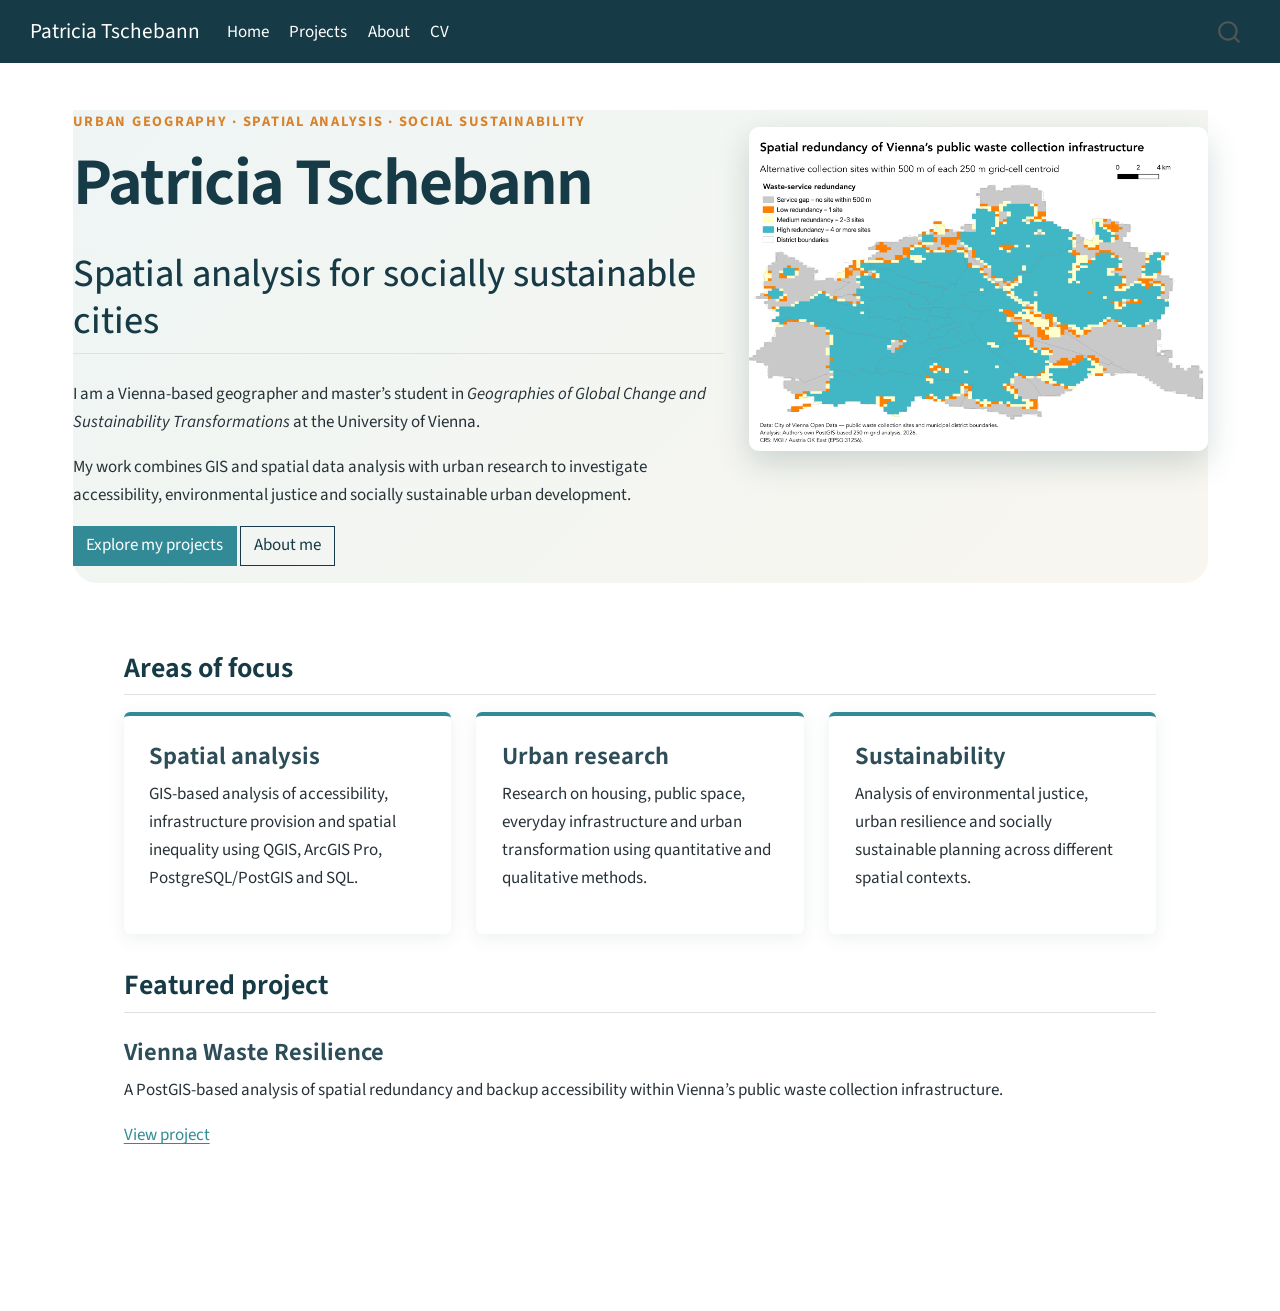
<file: index.html>
<!DOCTYPE html>
<html xmlns="http://www.w3.org/1999/xhtml" lang="en" xml:lang="en"><head>

<meta charset="utf-8">
<meta name="generator" content="quarto-1.10.18">

<meta name="viewport" content="width=device-width, initial-scale=1.0, user-scalable=yes">


<title>Patricia Tschebann</title>
<style>
/* Default styles provided by pandoc.
** See https://pandoc.org/MANUAL.html#variables-for-html for config info.
*/
span.smallcaps{font-variant: small-caps;}
div.columns{display: flex; gap: 1.5em;}
div.column{flex: auto;}
@media screen {
div.columns{gap: min(4vw, 1.5em);}
div.column{overflow-x: auto;}
}
div.hanging-indent{margin-left: 1.5em; text-indent: -1.5em;}
ul.task-list{list-style: none;}
ul.task-list li input[type="checkbox"] {
  width: 0.8em;
  margin: 0 0.8em 0.2em -1em; /* quarto-specific, see https://github.com/quarto-dev/quarto-cli/issues/4556 */ 
  vertical-align: middle;
}
</style>


<script src="site_libs/quarto-nav/quarto-nav.js"></script>
<script src="site_libs/quarto-nav/headroom.min.js"></script>
<script src="site_libs/clipboard/clipboard.min.js"></script>
<script src="site_libs/quarto-search/autocomplete.umd.js"></script>
<script src="site_libs/quarto-search/fuse.min.js"></script>
<script src="site_libs/quarto-search/quarto-search.js"></script>
<meta name="quarto:offset" content="./">
<script src="site_libs/quarto-html/quarto.js" type="module"></script>
<script src="site_libs/quarto-html/tabsets/tabsets.js" type="module"></script>
<script src="site_libs/quarto-html/popper.min.js"></script>
<script src="site_libs/quarto-html/tippy.umd.min.js"></script>
<script src="site_libs/quarto-html/anchor.min.js"></script>
<link href="site_libs/quarto-html/tippy.css" rel="stylesheet">
<link href="site_libs/quarto-html/quarto-syntax-highlighting-64a204ab8560d761af7679ceaba22944.css" rel="stylesheet" id="quarto-text-highlighting-styles">
<script src="site_libs/bootstrap/bootstrap.min.js"></script>
<link href="site_libs/bootstrap/bootstrap-icons.css" rel="stylesheet">
<link href="site_libs/bootstrap/bootstrap-445b8638c3d06994fee0907d791121c4.min.css" rel="stylesheet" append-hash="true" id="quarto-bootstrap" data-mode="light">
<script id="quarto-search-options" type="application/json">{
  "location": "navbar",
  "copy-button": false,
  "collapse-after": 3,
  "panel-placement": "end",
  "type": "overlay",
  "limit": 50,
  "keyboard-shortcut": [
    "f",
    "/",
    "s"
  ],
  "show-item-context": false,
  "language": {
    "search-no-results-text": "No results",
    "search-matching-documents-text": "matching documents",
    "search-copy-link-title": "Copy link to search",
    "search-hide-matches-text": "Hide additional matches",
    "search-more-match-text": "more match in this document",
    "search-more-matches-text": "more matches in this document",
    "search-clear-button-title": "Clear",
    "search-text-placeholder": "",
    "search-detached-cancel-button-title": "Cancel",
    "search-submit-button-title": "Submit",
    "search-label": "Search"
  }
}</script>


<link rel="stylesheet" href="styles.css">
</head>

<body class="nav-fixed quarto-light">

<div id="quarto-search-results"></div>
  <header id="quarto-header" class="headroom fixed-top">
    <nav class="navbar navbar-expand-lg " data-bs-theme="dark">
      <div class="navbar-container container-fluid">
      <div class="navbar-brand-container mx-auto">
    <a class="navbar-brand" href="./index.html">
    <span class="navbar-title">Patricia Tschebann</span>
    </a>
  </div>
            <div id="quarto-search" class="" title="Search"></div>
          <button class="navbar-toggler" type="button" data-bs-toggle="collapse" data-bs-target="#navbarCollapse" aria-controls="navbarCollapse" role="menu" aria-expanded="false" aria-label="Toggle navigation" onclick="if (window.quartoToggleHeadroom) { window.quartoToggleHeadroom(); }">
  <span class="navbar-toggler-icon"></span>
</button>
          <div class="collapse navbar-collapse" id="navbarCollapse">
            <ul class="navbar-nav navbar-nav-scroll me-auto">
  <li class="nav-item">
    <a class="nav-link active" href="./index.html" aria-current="page"> 
<span class="menu-text">Home</span></a>
  </li>  
  <li class="nav-item">
    <a class="nav-link" href="./projects.html"> 
<span class="menu-text">Projects</span></a>
  </li>  
  <li class="nav-item">
    <a class="nav-link" href="./about.html"> 
<span class="menu-text">About</span></a>
  </li>  
  <li class="nav-item">
    <a class="nav-link" href="./cv.html"> 
<span class="menu-text">CV</span></a>
  </li>  
</ul>
          </div> <!-- /navcollapse -->
            <div class="quarto-navbar-tools">
</div>
      </div> <!-- /container-fluid -->
    </nav>
</header>
<!-- content -->
<div id="quarto-content" class="quarto-container page-columns page-rows-contents page-layout-full page-navbar">
<!-- sidebar -->
<!-- margin-sidebar -->
    
<!-- main -->
<main class="content column-page" id="quarto-document-content"><header id="title-block-header" class="quarto-title-block"></header>




<div class="hero-section">
<div class="grid">
<div class="g-col-12 g-col-md-7">
<p class="eyebrow">
Urban geography · Spatial analysis · Social sustainability
</p>
<section id="patricia-tschebann" class="level1">
<h1>Patricia Tschebann</h1>
<section id="spatial-analysis-for-socially-sustainable-cities" class="level2">
<h2 class="anchored" data-anchor-id="spatial-analysis-for-socially-sustainable-cities">Spatial analysis for socially sustainable cities</h2>
<p>I am a Vienna-based geographer and master’s student in <em>Geographies of Global Change and Sustainability Transformations</em> at the University of Vienna.</p>
<p>My work combines GIS and spatial data analysis with urban research to investigate accessibility, environmental justice and socially sustainable urban development.</p>
<p><a href="./projects.html" class="btn btn-primary">Explore my projects</a> <a href="./about.html" class="btn btn-outline-secondary">About me</a></p>
</section>
</section>
</div>
<div class="g-col-12 g-col-md-5">
<p><a href="./projects/vienna-waste-resilience.html"><img src="images/waste-resilience/waste-redundancy-vienna.png" class="hero-map img-fluid" alt="Map showing spatial redundancy of Vienna's public waste collection infrastructure."></a></p>
</div>
</div>
</div>
<div class="content-section">
<section id="areas-of-focus" class="level2">
<h2 class="anchored" data-anchor-id="areas-of-focus">Areas of focus</h2>
<div class="grid">
<section id="spatial-analysis" class="level3 g-col-12 g-col-md-4 focus-card">
<h3 class="anchored" data-anchor-id="spatial-analysis">Spatial analysis</h3>
<p>GIS-based analysis of accessibility, infrastructure provision and spatial inequality using QGIS, ArcGIS Pro, PostgreSQL/PostGIS and SQL.</p>
</section>
<section id="urban-research" class="level3 g-col-12 g-col-md-4 focus-card">
<h3 class="anchored" data-anchor-id="urban-research">Urban research</h3>
<p>Research on housing, public space, everyday infrastructure and urban transformation using quantitative and qualitative methods.</p>
</section>
<section id="sustainability" class="level3 g-col-12 g-col-md-4 focus-card">
<h3 class="anchored" data-anchor-id="sustainability">Sustainability</h3>
<p>Analysis of environmental justice, urban resilience and socially sustainable planning across different spatial contexts.</p>
</section>
</div>
</section>
<section id="featured-project" class="level2">
<h2 class="anchored" data-anchor-id="featured-project">Featured project</h2>
<section id="vienna-waste-resilience" class="level3">
<h3 class="anchored" data-anchor-id="vienna-waste-resilience">Vienna Waste Resilience</h3>
<p>A PostGIS-based analysis of spatial redundancy and backup accessibility within Vienna’s public waste collection infrastructure.</p>
<p><a href="./projects/vienna-waste-resilience.html">View project</a></p>
</section>
</section>
</div>



</main> <!-- /main -->
<script id="quarto-html-after-body" type="application/javascript">
  window.document.addEventListener("DOMContentLoaded", function (event) {
    const icon = "";
    const anchorJS = new window.AnchorJS();
    anchorJS.options = {
      placement: 'right',
      icon: icon
    };
    anchorJS.add('.anchored');
    const isCodeAnnotation = (el) => {
      for (const clz of el.classList) {
        if (clz.startsWith('code-annotation-')) {                     
          return true;
        }
      }
      return false;
    }
    const onCopySuccess = function(e) {
      // button target
      const button = e.trigger;
      // don't keep focus
      button.blur();
      // flash "checked"
      button.classList.add('code-copy-button-checked');
      var currentTitle = button.getAttribute("title");
      button.setAttribute("title", "Copied!");
      let tooltip;
      if (window.bootstrap) {
        button.setAttribute("data-bs-toggle", "tooltip");
        button.setAttribute("data-bs-placement", "left");
        button.setAttribute("data-bs-title", "Copied!");
        tooltip = new bootstrap.Tooltip(button, 
          { trigger: "manual", 
            customClass: "code-copy-button-tooltip",
            offset: [0, -8]});
        tooltip.show();    
      }
      setTimeout(function() {
        if (tooltip) {
          tooltip.hide();
          button.removeAttribute("data-bs-title");
          button.removeAttribute("data-bs-toggle");
          button.removeAttribute("data-bs-placement");
        }
        button.setAttribute("title", currentTitle);
        button.classList.remove('code-copy-button-checked');
      }, 1000);
      // clear code selection
      e.clearSelection();
    }
    const getTextToCopy = function(trigger) {
      const outerScaffold = trigger.parentElement.cloneNode(true);
      const codeEl = outerScaffold.querySelector('code');
      for (const childEl of codeEl.children) {
        if (isCodeAnnotation(childEl)) {
          childEl.remove();
        }
      }
      return codeEl.innerText;
    }
    const clipboard = new window.ClipboardJS('.code-copy-button:not([data-in-quarto-modal])', {
      text: getTextToCopy
    });
    clipboard.on('success', onCopySuccess);
    if (window.document.getElementById('quarto-embedded-source-code-modal')) {
      const clipboardModal = new window.ClipboardJS('.code-copy-button[data-in-quarto-modal]', {
        text: getTextToCopy,
        container: window.document.getElementById('quarto-embedded-source-code-modal')
      });
      clipboardModal.on('success', onCopySuccess);
    }
      var localhostRegex = new RegExp(/^(?:http|https):\/\/localhost\:?[0-9]*\//);
      var mailtoRegex = new RegExp(/^mailto:/);
        var filterRegex = new RegExp("https:\/\/ptschebann\.github\.io\/");
      var isInternal = (href) => {
          return filterRegex.test(href) || localhostRegex.test(href) || mailtoRegex.test(href);
      }
      // Inspect non-navigation links and adorn them if external
     var links = window.document.querySelectorAll('a[href]:not(.nav-link):not(.navbar-brand):not(.toc-action):not(.sidebar-link):not(.sidebar-item-toggle):not(.pagination-link):not(.no-external):not([aria-hidden]):not(.dropdown-item):not(.quarto-navigation-tool):not(.about-link)');
      for (var i=0; i<links.length; i++) {
        const link = links[i];
        if (!isInternal(link.href)) {
          // undo the damage that might have been done by quarto-nav.js in the case of
          // links that we want to consider external
          if (link.dataset.originalHref !== undefined) {
            link.href = link.dataset.originalHref;
          }
        }
      }
    function tippyHover(el, contentFn, onTriggerFn, onUntriggerFn) {
      const config = {
        allowHTML: true,
        maxWidth: 500,
        delay: 100,
        arrow: false,
        appendTo: function(el) {
            return el.parentElement;
        },
        interactive: true,
        interactiveBorder: 10,
        theme: 'quarto',
        placement: 'bottom-start',
      };
      if (contentFn) {
        config.content = contentFn;
      }
      if (onTriggerFn) {
        config.onTrigger = onTriggerFn;
      }
      if (onUntriggerFn) {
        config.onUntrigger = onUntriggerFn;
      }
      window.tippy(el, config); 
    }
    const noterefs = window.document.querySelectorAll('a[role="doc-noteref"]');
    for (var i=0; i<noterefs.length; i++) {
      const ref = noterefs[i];
      tippyHover(ref, function() {
        // use id or data attribute instead here
        let href = ref.getAttribute('data-footnote-href') || ref.getAttribute('href');
        try { href = new URL(href).hash; } catch {}
        const id = href.replace(/^#\/?/, "");
        const note = window.document.getElementById(id);
        if (note) {
          return note.innerHTML;
        } else {
          return "";
        }
      });
    }
    const xrefs = window.document.querySelectorAll('a.quarto-xref');
    const processXRef = (id, note) => {
      // Strip column container classes
      const stripColumnClz = (el) => {
        el.classList.remove("page-full", "page-columns");
        if (el.children) {
          for (const child of el.children) {
            stripColumnClz(child);
          }
        }
      }
      stripColumnClz(note)
      if (id === null || id.startsWith('sec-')) {
        // Special case sections, only their first couple elements
        const container = document.createElement("div");
        if (note.children && note.children.length > 2) {
          container.appendChild(note.children[0].cloneNode(true));
          for (let i = 1; i < note.children.length; i++) {
            const child = note.children[i];
            if (child.tagName === "P" && child.innerText === "") {
              continue;
            } else {
              container.appendChild(child.cloneNode(true));
              break;
            }
          }
          if (window.Quarto?.typesetMath) {
            window.Quarto.typesetMath(container);
          }
          return container.innerHTML
        } else {
          if (window.Quarto?.typesetMath) {
            window.Quarto.typesetMath(note);
          }
          return note.innerHTML;
        }
      } else {
        // Remove any anchor links if they are present
        const anchorLink = note.querySelector('a.anchorjs-link');
        if (anchorLink) {
          anchorLink.remove();
        }
        if (window.Quarto?.typesetMath) {
          window.Quarto.typesetMath(note);
        }
        if (note.classList.contains("callout")) {
          return note.outerHTML;
        } else {
          return note.innerHTML;
        }
      }
    }
    for (var i=0; i<xrefs.length; i++) {
      const xref = xrefs[i];
      tippyHover(xref, undefined, function(instance) {
        instance.disable();
        let url = xref.getAttribute('href');
        let hash = undefined; 
        if (url.startsWith('#')) {
          hash = url;
        } else {
          try { hash = new URL(url).hash; } catch {}
        }
        if (hash) {
          const id = hash.replace(/^#\/?/, "");
          const note = window.document.getElementById(id);
          if (note !== null) {
            try {
              const html = processXRef(id, note.cloneNode(true));
              instance.setContent(html);
            } finally {
              instance.enable();
              instance.show();
            }
          } else {
            // See if we can fetch this
            fetch(url.split('#')[0])
            .then(res => res.text())
            .then(html => {
              const parser = new DOMParser();
              const htmlDoc = parser.parseFromString(html, "text/html");
              const note = htmlDoc.getElementById(id);
              if (note !== null) {
                const html = processXRef(id, note);
                instance.setContent(html);
              } 
            }).finally(() => {
              instance.enable();
              instance.show();
            });
          }
        } else {
          // See if we can fetch a full url (with no hash to target)
          // This is a special case and we should probably do some content thinning / targeting
          fetch(url)
          .then(res => res.text())
          .then(html => {
            const parser = new DOMParser();
            const htmlDoc = parser.parseFromString(html, "text/html");
            const note = htmlDoc.querySelector('main.content');
            if (note !== null) {
              // This should only happen for chapter cross references
              // (since there is no id in the URL)
              // remove the first header
              if (note.children.length > 0 && note.children[0].tagName === "HEADER") {
                note.children[0].remove();
              }
              const html = processXRef(null, note);
              instance.setContent(html);
            } 
          }).finally(() => {
            instance.enable();
            instance.show();
          });
        }
      }, function(instance) {
      });
    }
        let selectedAnnoteEl;
        const selectorForAnnotation = ( cell, annotation) => {
          let cellAttr = 'data-code-cell="' + cell + '"';
          let lineAttr = 'data-code-annotation="' +  annotation + '"';
          const selector = 'span[' + cellAttr + '][' + lineAttr + ']';
          return selector;
        }
        const selectCodeLines = (annoteEl) => {
          const doc = window.document;
          const targetCell = annoteEl.getAttribute("data-target-cell");
          const targetAnnotation = annoteEl.getAttribute("data-target-annotation");
          const annoteSpan = window.document.querySelector(selectorForAnnotation(targetCell, targetAnnotation));
          const lines = annoteSpan.getAttribute("data-code-lines").split(",");
          const lineIds = lines.map((line) => {
            return targetCell + "-" + line;
          })
          let top = null;
          let height = null;
          let parent = null;
          if (lineIds.length > 0) {
              //compute the position of the single el (top and bottom and make a div)
              const el = window.document.getElementById(lineIds[0]);
              top = el.offsetTop;
              height = el.offsetHeight;
              parent = el.parentElement.parentElement;
            if (lineIds.length > 1) {
              const lastEl = window.document.getElementById(lineIds[lineIds.length - 1]);
              const bottom = lastEl.offsetTop + lastEl.offsetHeight;
              height = bottom - top;
            }
            if (top !== null && height !== null && parent !== null) {
              // cook up a div (if necessary) and position it 
              let div = window.document.getElementById("code-annotation-line-highlight");
              if (div === null) {
                div = window.document.createElement("div");
                div.setAttribute("id", "code-annotation-line-highlight");
                div.style.position = 'absolute';
                parent.appendChild(div);
              }
              div.style.top = top - 2 + "px";
              div.style.height = height + 4 + "px";
              div.style.left = 0;
              let gutterDiv = window.document.getElementById("code-annotation-line-highlight-gutter");
              if (gutterDiv === null) {
                gutterDiv = window.document.createElement("div");
                gutterDiv.setAttribute("id", "code-annotation-line-highlight-gutter");
                gutterDiv.style.position = 'absolute';
                const codeCell = window.document.getElementById(targetCell);
                const gutter = codeCell.querySelector('.code-annotation-gutter');
                gutter.appendChild(gutterDiv);
              }
              gutterDiv.style.top = top - 2 + "px";
              gutterDiv.style.height = height + 4 + "px";
            }
            selectedAnnoteEl = annoteEl;
          }
        };
        const unselectCodeLines = () => {
          const elementsIds = ["code-annotation-line-highlight", "code-annotation-line-highlight-gutter"];
          elementsIds.forEach((elId) => {
            const div = window.document.getElementById(elId);
            if (div) {
              div.remove();
            }
          });
          selectedAnnoteEl = undefined;
        };
          // Handle positioning of the toggle
      window.addEventListener(
        "resize",
        throttle(() => {
          elRect = undefined;
          if (selectedAnnoteEl) {
            selectCodeLines(selectedAnnoteEl);
          }
        }, 10)
      );
      function throttle(fn, ms) {
      let throttle = false;
      let timer;
        return (...args) => {
          if(!throttle) { // first call gets through
              fn.apply(this, args);
              throttle = true;
          } else { // all the others get throttled
              if(timer) clearTimeout(timer); // cancel #2
              timer = setTimeout(() => {
                fn.apply(this, args);
                timer = throttle = false;
              }, ms);
          }
        };
      }
        // Attach click handler to the DT
        const annoteDls = window.document.querySelectorAll('dt[data-target-cell]');
        for (const annoteDlNode of annoteDls) {
          annoteDlNode.addEventListener('click', (event) => {
            const clickedEl = event.target;
            if (clickedEl !== selectedAnnoteEl) {
              unselectCodeLines();
              const activeEl = window.document.querySelector('dt[data-target-cell].code-annotation-active');
              if (activeEl) {
                activeEl.classList.remove('code-annotation-active');
              }
              selectCodeLines(clickedEl);
              clickedEl.classList.add('code-annotation-active');
            } else {
              // Unselect the line
              unselectCodeLines();
              clickedEl.classList.remove('code-annotation-active');
            }
          });
        }
    const findCites = (el) => {
      const parentEl = el.parentElement;
      if (parentEl) {
        const cites = parentEl.dataset.cites;
        if (cites) {
          return {
            el,
            cites: cites.split(' ')
          };
        } else {
          return findCites(el.parentElement)
        }
      } else {
        return undefined;
      }
    };
    var bibliorefs = window.document.querySelectorAll('a[role="doc-biblioref"]');
    for (var i=0; i<bibliorefs.length; i++) {
      const ref = bibliorefs[i];
      const citeInfo = findCites(ref);
      if (citeInfo) {
        tippyHover(citeInfo.el, function() {
          var popup = window.document.createElement('div');
          citeInfo.cites.forEach(function(cite) {
            var citeDiv = window.document.createElement('div');
            citeDiv.classList.add('hanging-indent');
            citeDiv.classList.add('csl-entry');
            var biblioDiv = window.document.getElementById('ref-' + cite);
            if (biblioDiv) {
              citeDiv.innerHTML = biblioDiv.innerHTML;
            }
            popup.appendChild(citeDiv);
          });
          return popup.innerHTML;
        });
      }
    }
  });
  </script>
</div> <!-- /content -->




</body></html>
</file>
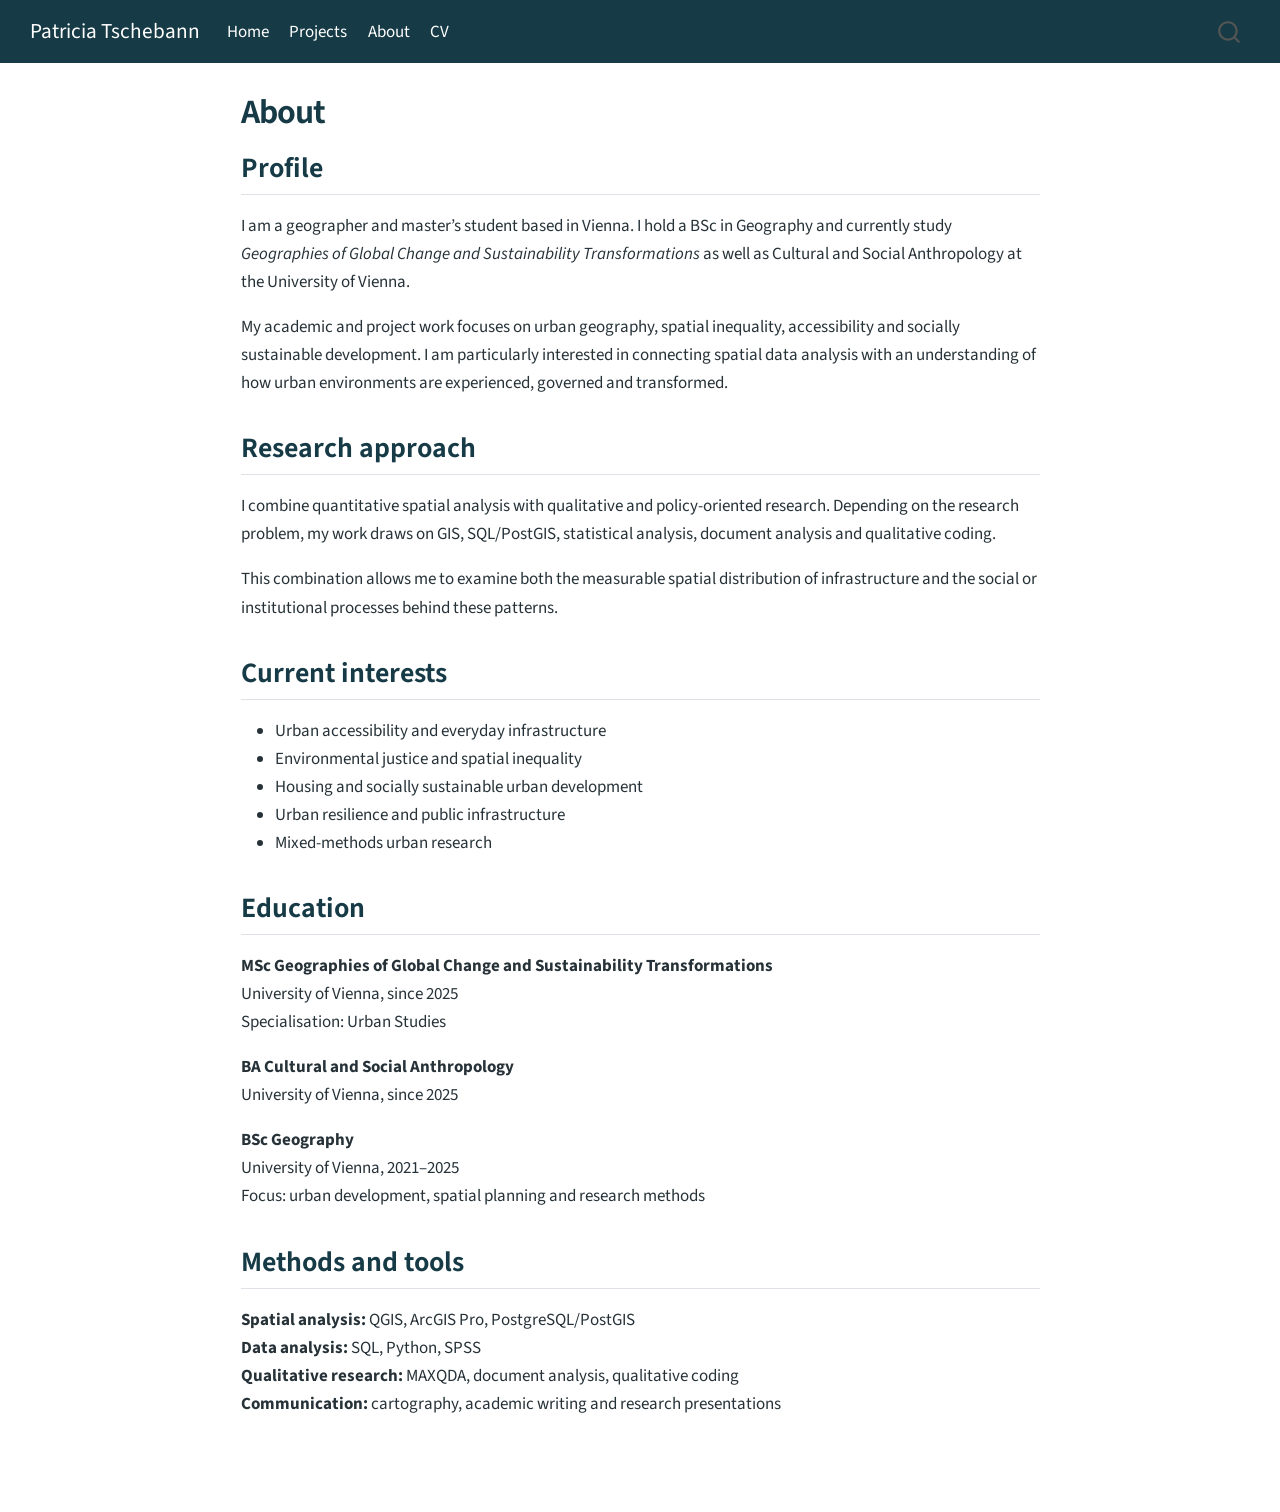
<file: about.html>
<!DOCTYPE html>
<html xmlns="http://www.w3.org/1999/xhtml" lang="en" xml:lang="en"><head>

<meta charset="utf-8">
<meta name="generator" content="quarto-1.10.18">

<meta name="viewport" content="width=device-width, initial-scale=1.0, user-scalable=yes">


<title>About – Patricia Tschebann</title>
<style>
/* Default styles provided by pandoc.
** See https://pandoc.org/MANUAL.html#variables-for-html for config info.
*/
span.smallcaps{font-variant: small-caps;}
div.columns{display: flex; gap: 1.5em;}
div.column{flex: auto;}
@media screen {
div.columns{gap: min(4vw, 1.5em);}
div.column{overflow-x: auto;}
}
div.hanging-indent{margin-left: 1.5em; text-indent: -1.5em;}
ul.task-list{list-style: none;}
ul.task-list li input[type="checkbox"] {
  width: 0.8em;
  margin: 0 0.8em 0.2em -1em; /* quarto-specific, see https://github.com/quarto-dev/quarto-cli/issues/4556 */ 
  vertical-align: middle;
}
</style>


<script src="site_libs/quarto-nav/quarto-nav.js"></script>
<script src="site_libs/quarto-nav/headroom.min.js"></script>
<script src="site_libs/clipboard/clipboard.min.js"></script>
<script src="site_libs/quarto-search/autocomplete.umd.js"></script>
<script src="site_libs/quarto-search/fuse.min.js"></script>
<script src="site_libs/quarto-search/quarto-search.js"></script>
<meta name="quarto:offset" content="./">
<script src="site_libs/quarto-html/quarto.js" type="module"></script>
<script src="site_libs/quarto-html/tabsets/tabsets.js" type="module"></script>
<script src="site_libs/quarto-html/popper.min.js"></script>
<script src="site_libs/quarto-html/tippy.umd.min.js"></script>
<script src="site_libs/quarto-html/anchor.min.js"></script>
<link href="site_libs/quarto-html/tippy.css" rel="stylesheet">
<link href="site_libs/quarto-html/quarto-syntax-highlighting-64a204ab8560d761af7679ceaba22944.css" rel="stylesheet" id="quarto-text-highlighting-styles">
<script src="site_libs/bootstrap/bootstrap.min.js"></script>
<link href="site_libs/bootstrap/bootstrap-icons.css" rel="stylesheet">
<link href="site_libs/bootstrap/bootstrap-445b8638c3d06994fee0907d791121c4.min.css" rel="stylesheet" append-hash="true" id="quarto-bootstrap" data-mode="light">
<script id="quarto-search-options" type="application/json">{
  "location": "navbar",
  "copy-button": false,
  "collapse-after": 3,
  "panel-placement": "end",
  "type": "overlay",
  "limit": 50,
  "keyboard-shortcut": [
    "f",
    "/",
    "s"
  ],
  "show-item-context": false,
  "language": {
    "search-no-results-text": "No results",
    "search-matching-documents-text": "matching documents",
    "search-copy-link-title": "Copy link to search",
    "search-hide-matches-text": "Hide additional matches",
    "search-more-match-text": "more match in this document",
    "search-more-matches-text": "more matches in this document",
    "search-clear-button-title": "Clear",
    "search-text-placeholder": "",
    "search-detached-cancel-button-title": "Cancel",
    "search-submit-button-title": "Submit",
    "search-label": "Search"
  }
}</script>


<link rel="stylesheet" href="styles.css">
</head>

<body class="nav-fixed fullcontent quarto-light">

<div id="quarto-search-results"></div>
  <header id="quarto-header" class="headroom fixed-top">
    <nav class="navbar navbar-expand-lg " data-bs-theme="dark">
      <div class="navbar-container container-fluid">
      <div class="navbar-brand-container mx-auto">
    <a class="navbar-brand" href="./index.html">
    <span class="navbar-title">Patricia Tschebann</span>
    </a>
  </div>
            <div id="quarto-search" class="" title="Search"></div>
          <button class="navbar-toggler" type="button" data-bs-toggle="collapse" data-bs-target="#navbarCollapse" aria-controls="navbarCollapse" role="menu" aria-expanded="false" aria-label="Toggle navigation" onclick="if (window.quartoToggleHeadroom) { window.quartoToggleHeadroom(); }">
  <span class="navbar-toggler-icon"></span>
</button>
          <div class="collapse navbar-collapse" id="navbarCollapse">
            <ul class="navbar-nav navbar-nav-scroll me-auto">
  <li class="nav-item">
    <a class="nav-link" href="./index.html"> 
<span class="menu-text">Home</span></a>
  </li>  
  <li class="nav-item">
    <a class="nav-link" href="./projects.html"> 
<span class="menu-text">Projects</span></a>
  </li>  
  <li class="nav-item">
    <a class="nav-link active" href="./about.html" aria-current="page"> 
<span class="menu-text">About</span></a>
  </li>  
  <li class="nav-item">
    <a class="nav-link" href="./cv.html"> 
<span class="menu-text">CV</span></a>
  </li>  
</ul>
          </div> <!-- /navcollapse -->
            <div class="quarto-navbar-tools">
</div>
      </div> <!-- /container-fluid -->
    </nav>
</header>
<!-- content -->
<div id="quarto-content" class="quarto-container page-columns page-rows-contents page-layout-article page-navbar">
<!-- sidebar -->
<!-- margin-sidebar -->
    
<!-- main -->
<main class="content" id="quarto-document-content">

<header id="title-block-header" class="quarto-title-block default">
<div class="quarto-title">
<h1 class="title">About</h1>
</div>



<div class="quarto-title-meta">

    
  
    
  </div>
  


</header>


<section id="profile" class="level2">
<h2 class="anchored" data-anchor-id="profile">Profile</h2>
<p>I am a geographer and master’s student based in Vienna. I hold a BSc in Geography and currently study <em>Geographies of Global Change and Sustainability Transformations</em> as well as Cultural and Social Anthropology at the University of Vienna.</p>
<p>My academic and project work focuses on urban geography, spatial inequality, accessibility and socially sustainable development. I am particularly interested in connecting spatial data analysis with an understanding of how urban environments are experienced, governed and transformed.</p>
</section>
<section id="research-approach" class="level2">
<h2 class="anchored" data-anchor-id="research-approach">Research approach</h2>
<p>I combine quantitative spatial analysis with qualitative and policy-oriented research. Depending on the research problem, my work draws on GIS, SQL/PostGIS, statistical analysis, document analysis and qualitative coding.</p>
<p>This combination allows me to examine both the measurable spatial distribution of infrastructure and the social or institutional processes behind these patterns.</p>
</section>
<section id="current-interests" class="level2">
<h2 class="anchored" data-anchor-id="current-interests">Current interests</h2>
<ul>
<li>Urban accessibility and everyday infrastructure</li>
<li>Environmental justice and spatial inequality</li>
<li>Housing and socially sustainable urban development</li>
<li>Urban resilience and public infrastructure</li>
<li>Mixed-methods urban research</li>
</ul>
</section>
<section id="education" class="level2">
<h2 class="anchored" data-anchor-id="education">Education</h2>
<p><strong>MSc Geographies of Global Change and Sustainability Transformations</strong><br>
University of Vienna, since 2025<br>
Specialisation: Urban Studies</p>
<p><strong>BA Cultural and Social Anthropology</strong><br>
University of Vienna, since 2025</p>
<p><strong>BSc Geography</strong><br>
University of Vienna, 2021–2025<br>
Focus: urban development, spatial planning and research methods</p>
</section>
<section id="methods-and-tools" class="level2">
<h2 class="anchored" data-anchor-id="methods-and-tools">Methods and tools</h2>
<p><strong>Spatial analysis:</strong> QGIS, ArcGIS Pro, PostgreSQL/PostGIS<br>
<strong>Data analysis:</strong> SQL, Python, SPSS<br>
<strong>Qualitative research:</strong> MAXQDA, document analysis, qualitative coding<br>
<strong>Communication:</strong> cartography, academic writing and research presentations</p>


</section>

</main> <!-- /main -->
<script id="quarto-html-after-body" type="application/javascript">
  window.document.addEventListener("DOMContentLoaded", function (event) {
    const icon = "";
    const anchorJS = new window.AnchorJS();
    anchorJS.options = {
      placement: 'right',
      icon: icon
    };
    anchorJS.add('.anchored');
    const isCodeAnnotation = (el) => {
      for (const clz of el.classList) {
        if (clz.startsWith('code-annotation-')) {                     
          return true;
        }
      }
      return false;
    }
    const onCopySuccess = function(e) {
      // button target
      const button = e.trigger;
      // don't keep focus
      button.blur();
      // flash "checked"
      button.classList.add('code-copy-button-checked');
      var currentTitle = button.getAttribute("title");
      button.setAttribute("title", "Copied!");
      let tooltip;
      if (window.bootstrap) {
        button.setAttribute("data-bs-toggle", "tooltip");
        button.setAttribute("data-bs-placement", "left");
        button.setAttribute("data-bs-title", "Copied!");
        tooltip = new bootstrap.Tooltip(button, 
          { trigger: "manual", 
            customClass: "code-copy-button-tooltip",
            offset: [0, -8]});
        tooltip.show();    
      }
      setTimeout(function() {
        if (tooltip) {
          tooltip.hide();
          button.removeAttribute("data-bs-title");
          button.removeAttribute("data-bs-toggle");
          button.removeAttribute("data-bs-placement");
        }
        button.setAttribute("title", currentTitle);
        button.classList.remove('code-copy-button-checked');
      }, 1000);
      // clear code selection
      e.clearSelection();
    }
    const getTextToCopy = function(trigger) {
      const outerScaffold = trigger.parentElement.cloneNode(true);
      const codeEl = outerScaffold.querySelector('code');
      for (const childEl of codeEl.children) {
        if (isCodeAnnotation(childEl)) {
          childEl.remove();
        }
      }
      return codeEl.innerText;
    }
    const clipboard = new window.ClipboardJS('.code-copy-button:not([data-in-quarto-modal])', {
      text: getTextToCopy
    });
    clipboard.on('success', onCopySuccess);
    if (window.document.getElementById('quarto-embedded-source-code-modal')) {
      const clipboardModal = new window.ClipboardJS('.code-copy-button[data-in-quarto-modal]', {
        text: getTextToCopy,
        container: window.document.getElementById('quarto-embedded-source-code-modal')
      });
      clipboardModal.on('success', onCopySuccess);
    }
      var localhostRegex = new RegExp(/^(?:http|https):\/\/localhost\:?[0-9]*\//);
      var mailtoRegex = new RegExp(/^mailto:/);
        var filterRegex = new RegExp("https:\/\/ptschebann\.github\.io\/");
      var isInternal = (href) => {
          return filterRegex.test(href) || localhostRegex.test(href) || mailtoRegex.test(href);
      }
      // Inspect non-navigation links and adorn them if external
     var links = window.document.querySelectorAll('a[href]:not(.nav-link):not(.navbar-brand):not(.toc-action):not(.sidebar-link):not(.sidebar-item-toggle):not(.pagination-link):not(.no-external):not([aria-hidden]):not(.dropdown-item):not(.quarto-navigation-tool):not(.about-link)');
      for (var i=0; i<links.length; i++) {
        const link = links[i];
        if (!isInternal(link.href)) {
          // undo the damage that might have been done by quarto-nav.js in the case of
          // links that we want to consider external
          if (link.dataset.originalHref !== undefined) {
            link.href = link.dataset.originalHref;
          }
        }
      }
    function tippyHover(el, contentFn, onTriggerFn, onUntriggerFn) {
      const config = {
        allowHTML: true,
        maxWidth: 500,
        delay: 100,
        arrow: false,
        appendTo: function(el) {
            return el.parentElement;
        },
        interactive: true,
        interactiveBorder: 10,
        theme: 'quarto',
        placement: 'bottom-start',
      };
      if (contentFn) {
        config.content = contentFn;
      }
      if (onTriggerFn) {
        config.onTrigger = onTriggerFn;
      }
      if (onUntriggerFn) {
        config.onUntrigger = onUntriggerFn;
      }
      window.tippy(el, config); 
    }
    const noterefs = window.document.querySelectorAll('a[role="doc-noteref"]');
    for (var i=0; i<noterefs.length; i++) {
      const ref = noterefs[i];
      tippyHover(ref, function() {
        // use id or data attribute instead here
        let href = ref.getAttribute('data-footnote-href') || ref.getAttribute('href');
        try { href = new URL(href).hash; } catch {}
        const id = href.replace(/^#\/?/, "");
        const note = window.document.getElementById(id);
        if (note) {
          return note.innerHTML;
        } else {
          return "";
        }
      });
    }
    const xrefs = window.document.querySelectorAll('a.quarto-xref');
    const processXRef = (id, note) => {
      // Strip column container classes
      const stripColumnClz = (el) => {
        el.classList.remove("page-full", "page-columns");
        if (el.children) {
          for (const child of el.children) {
            stripColumnClz(child);
          }
        }
      }
      stripColumnClz(note)
      if (id === null || id.startsWith('sec-')) {
        // Special case sections, only their first couple elements
        const container = document.createElement("div");
        if (note.children && note.children.length > 2) {
          container.appendChild(note.children[0].cloneNode(true));
          for (let i = 1; i < note.children.length; i++) {
            const child = note.children[i];
            if (child.tagName === "P" && child.innerText === "") {
              continue;
            } else {
              container.appendChild(child.cloneNode(true));
              break;
            }
          }
          if (window.Quarto?.typesetMath) {
            window.Quarto.typesetMath(container);
          }
          return container.innerHTML
        } else {
          if (window.Quarto?.typesetMath) {
            window.Quarto.typesetMath(note);
          }
          return note.innerHTML;
        }
      } else {
        // Remove any anchor links if they are present
        const anchorLink = note.querySelector('a.anchorjs-link');
        if (anchorLink) {
          anchorLink.remove();
        }
        if (window.Quarto?.typesetMath) {
          window.Quarto.typesetMath(note);
        }
        if (note.classList.contains("callout")) {
          return note.outerHTML;
        } else {
          return note.innerHTML;
        }
      }
    }
    for (var i=0; i<xrefs.length; i++) {
      const xref = xrefs[i];
      tippyHover(xref, undefined, function(instance) {
        instance.disable();
        let url = xref.getAttribute('href');
        let hash = undefined; 
        if (url.startsWith('#')) {
          hash = url;
        } else {
          try { hash = new URL(url).hash; } catch {}
        }
        if (hash) {
          const id = hash.replace(/^#\/?/, "");
          const note = window.document.getElementById(id);
          if (note !== null) {
            try {
              const html = processXRef(id, note.cloneNode(true));
              instance.setContent(html);
            } finally {
              instance.enable();
              instance.show();
            }
          } else {
            // See if we can fetch this
            fetch(url.split('#')[0])
            .then(res => res.text())
            .then(html => {
              const parser = new DOMParser();
              const htmlDoc = parser.parseFromString(html, "text/html");
              const note = htmlDoc.getElementById(id);
              if (note !== null) {
                const html = processXRef(id, note);
                instance.setContent(html);
              } 
            }).finally(() => {
              instance.enable();
              instance.show();
            });
          }
        } else {
          // See if we can fetch a full url (with no hash to target)
          // This is a special case and we should probably do some content thinning / targeting
          fetch(url)
          .then(res => res.text())
          .then(html => {
            const parser = new DOMParser();
            const htmlDoc = parser.parseFromString(html, "text/html");
            const note = htmlDoc.querySelector('main.content');
            if (note !== null) {
              // This should only happen for chapter cross references
              // (since there is no id in the URL)
              // remove the first header
              if (note.children.length > 0 && note.children[0].tagName === "HEADER") {
                note.children[0].remove();
              }
              const html = processXRef(null, note);
              instance.setContent(html);
            } 
          }).finally(() => {
            instance.enable();
            instance.show();
          });
        }
      }, function(instance) {
      });
    }
        let selectedAnnoteEl;
        const selectorForAnnotation = ( cell, annotation) => {
          let cellAttr = 'data-code-cell="' + cell + '"';
          let lineAttr = 'data-code-annotation="' +  annotation + '"';
          const selector = 'span[' + cellAttr + '][' + lineAttr + ']';
          return selector;
        }
        const selectCodeLines = (annoteEl) => {
          const doc = window.document;
          const targetCell = annoteEl.getAttribute("data-target-cell");
          const targetAnnotation = annoteEl.getAttribute("data-target-annotation");
          const annoteSpan = window.document.querySelector(selectorForAnnotation(targetCell, targetAnnotation));
          const lines = annoteSpan.getAttribute("data-code-lines").split(",");
          const lineIds = lines.map((line) => {
            return targetCell + "-" + line;
          })
          let top = null;
          let height = null;
          let parent = null;
          if (lineIds.length > 0) {
              //compute the position of the single el (top and bottom and make a div)
              const el = window.document.getElementById(lineIds[0]);
              top = el.offsetTop;
              height = el.offsetHeight;
              parent = el.parentElement.parentElement;
            if (lineIds.length > 1) {
              const lastEl = window.document.getElementById(lineIds[lineIds.length - 1]);
              const bottom = lastEl.offsetTop + lastEl.offsetHeight;
              height = bottom - top;
            }
            if (top !== null && height !== null && parent !== null) {
              // cook up a div (if necessary) and position it 
              let div = window.document.getElementById("code-annotation-line-highlight");
              if (div === null) {
                div = window.document.createElement("div");
                div.setAttribute("id", "code-annotation-line-highlight");
                div.style.position = 'absolute';
                parent.appendChild(div);
              }
              div.style.top = top - 2 + "px";
              div.style.height = height + 4 + "px";
              div.style.left = 0;
              let gutterDiv = window.document.getElementById("code-annotation-line-highlight-gutter");
              if (gutterDiv === null) {
                gutterDiv = window.document.createElement("div");
                gutterDiv.setAttribute("id", "code-annotation-line-highlight-gutter");
                gutterDiv.style.position = 'absolute';
                const codeCell = window.document.getElementById(targetCell);
                const gutter = codeCell.querySelector('.code-annotation-gutter');
                gutter.appendChild(gutterDiv);
              }
              gutterDiv.style.top = top - 2 + "px";
              gutterDiv.style.height = height + 4 + "px";
            }
            selectedAnnoteEl = annoteEl;
          }
        };
        const unselectCodeLines = () => {
          const elementsIds = ["code-annotation-line-highlight", "code-annotation-line-highlight-gutter"];
          elementsIds.forEach((elId) => {
            const div = window.document.getElementById(elId);
            if (div) {
              div.remove();
            }
          });
          selectedAnnoteEl = undefined;
        };
          // Handle positioning of the toggle
      window.addEventListener(
        "resize",
        throttle(() => {
          elRect = undefined;
          if (selectedAnnoteEl) {
            selectCodeLines(selectedAnnoteEl);
          }
        }, 10)
      );
      function throttle(fn, ms) {
      let throttle = false;
      let timer;
        return (...args) => {
          if(!throttle) { // first call gets through
              fn.apply(this, args);
              throttle = true;
          } else { // all the others get throttled
              if(timer) clearTimeout(timer); // cancel #2
              timer = setTimeout(() => {
                fn.apply(this, args);
                timer = throttle = false;
              }, ms);
          }
        };
      }
        // Attach click handler to the DT
        const annoteDls = window.document.querySelectorAll('dt[data-target-cell]');
        for (const annoteDlNode of annoteDls) {
          annoteDlNode.addEventListener('click', (event) => {
            const clickedEl = event.target;
            if (clickedEl !== selectedAnnoteEl) {
              unselectCodeLines();
              const activeEl = window.document.querySelector('dt[data-target-cell].code-annotation-active');
              if (activeEl) {
                activeEl.classList.remove('code-annotation-active');
              }
              selectCodeLines(clickedEl);
              clickedEl.classList.add('code-annotation-active');
            } else {
              // Unselect the line
              unselectCodeLines();
              clickedEl.classList.remove('code-annotation-active');
            }
          });
        }
    const findCites = (el) => {
      const parentEl = el.parentElement;
      if (parentEl) {
        const cites = parentEl.dataset.cites;
        if (cites) {
          return {
            el,
            cites: cites.split(' ')
          };
        } else {
          return findCites(el.parentElement)
        }
      } else {
        return undefined;
      }
    };
    var bibliorefs = window.document.querySelectorAll('a[role="doc-biblioref"]');
    for (var i=0; i<bibliorefs.length; i++) {
      const ref = bibliorefs[i];
      const citeInfo = findCites(ref);
      if (citeInfo) {
        tippyHover(citeInfo.el, function() {
          var popup = window.document.createElement('div');
          citeInfo.cites.forEach(function(cite) {
            var citeDiv = window.document.createElement('div');
            citeDiv.classList.add('hanging-indent');
            citeDiv.classList.add('csl-entry');
            var biblioDiv = window.document.getElementById('ref-' + cite);
            if (biblioDiv) {
              citeDiv.innerHTML = biblioDiv.innerHTML;
            }
            popup.appendChild(citeDiv);
          });
          return popup.innerHTML;
        });
      }
    }
  });
  </script>
</div> <!-- /content -->




</body></html>
</file>
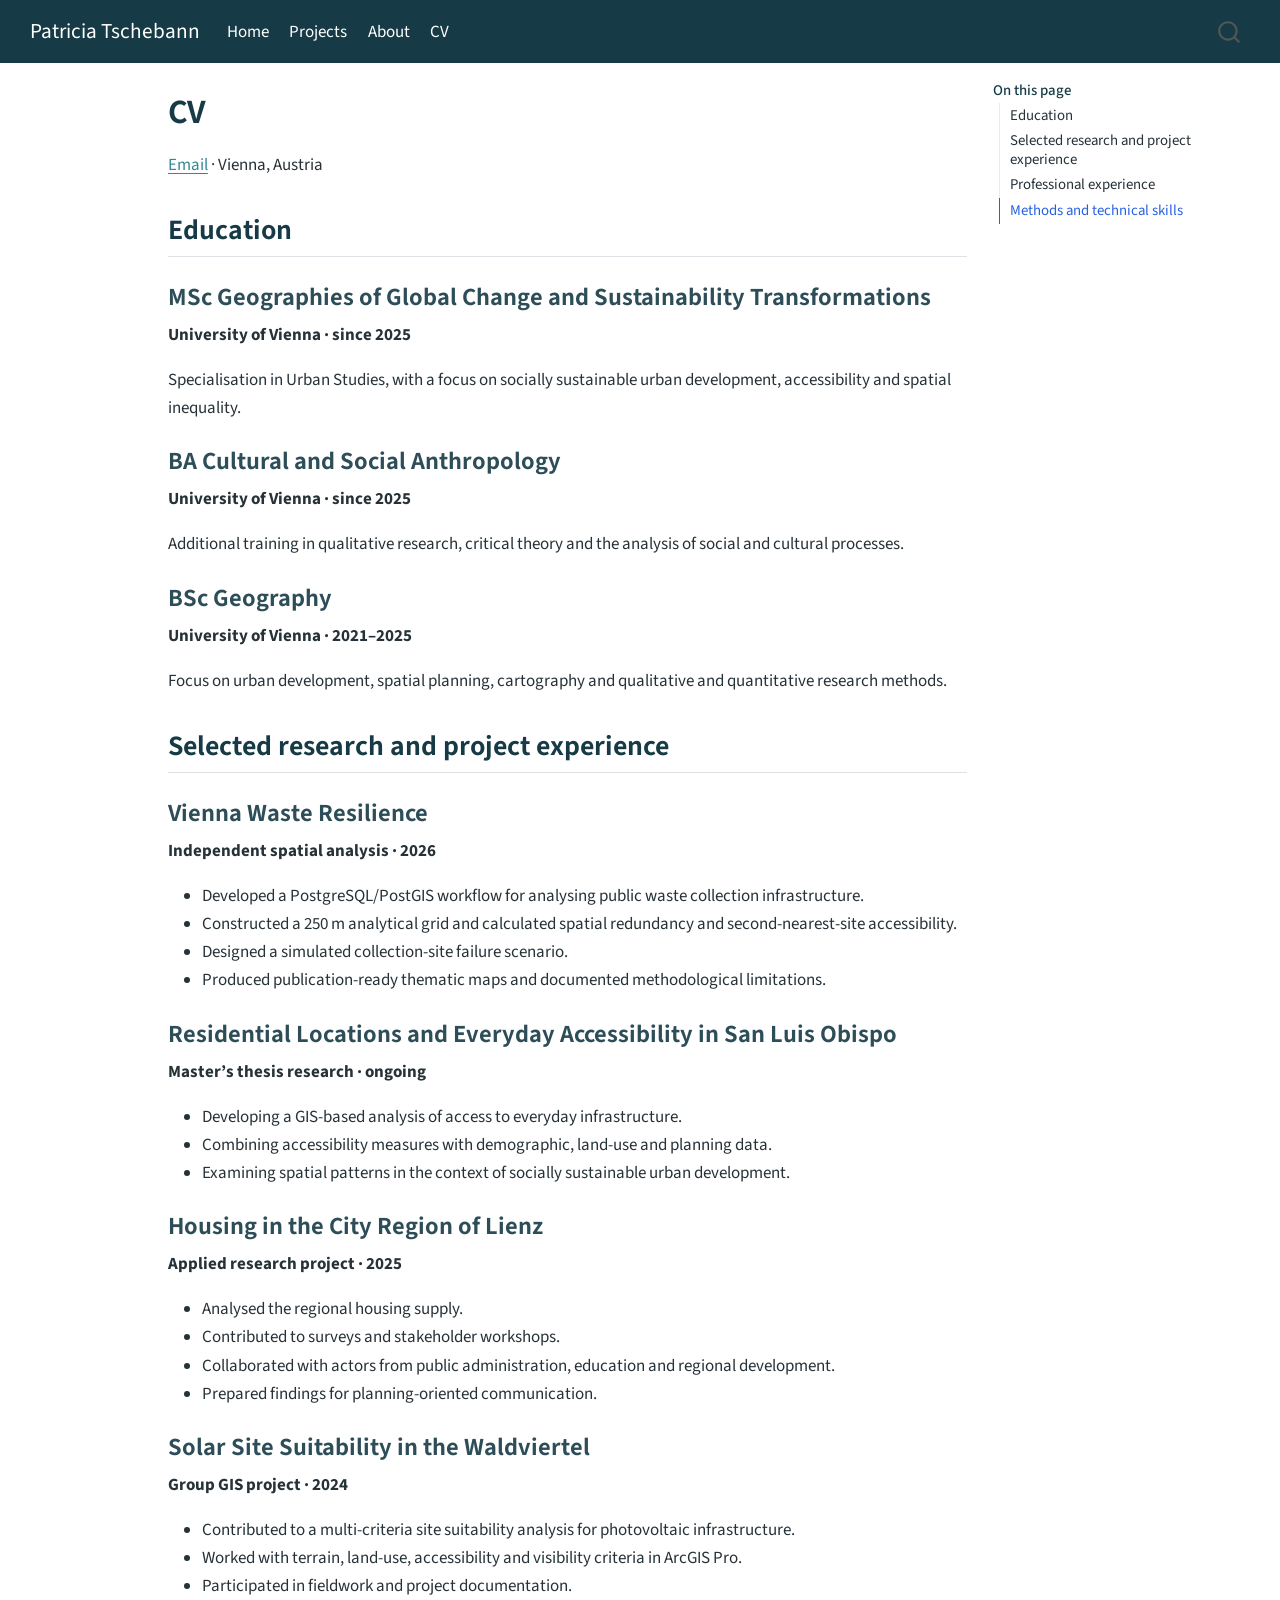
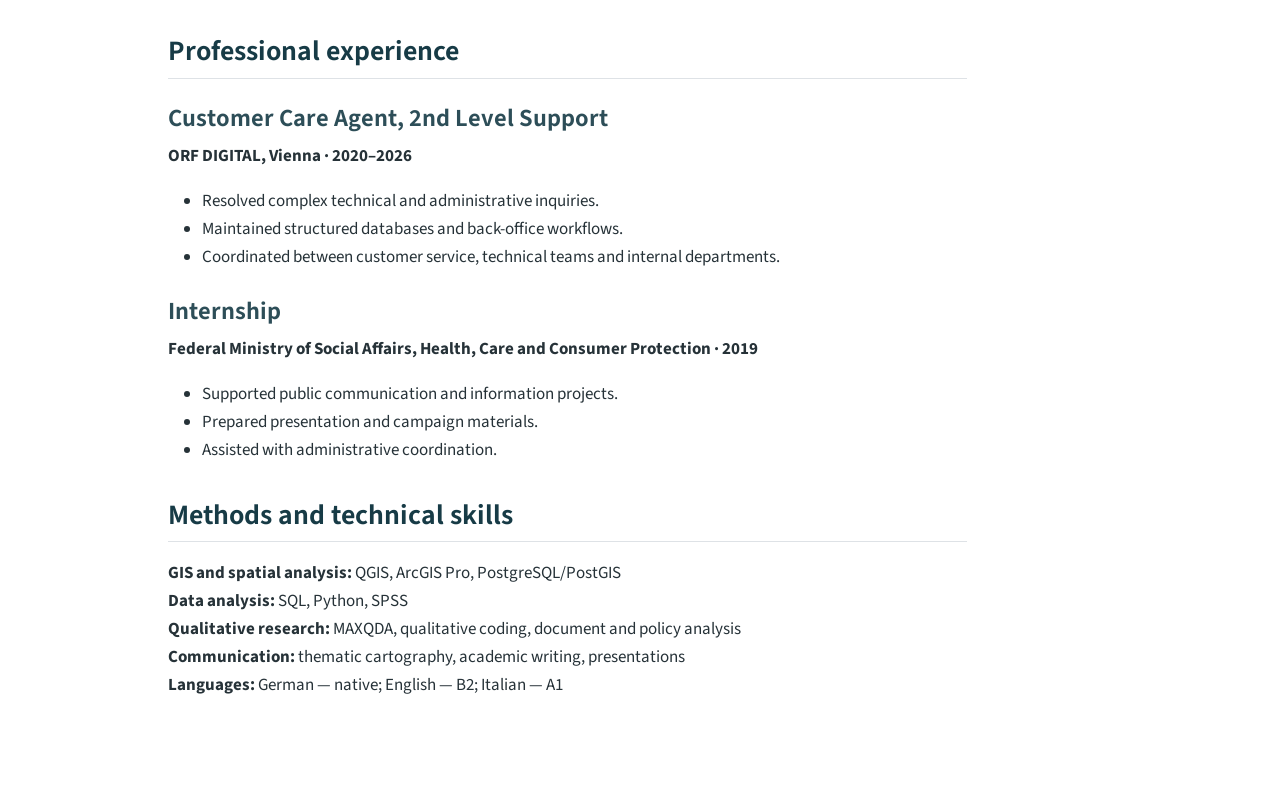
<file: cv.html>
<!DOCTYPE html>
<html xmlns="http://www.w3.org/1999/xhtml" lang="en" xml:lang="en"><head>

<meta charset="utf-8">
<meta name="generator" content="quarto-1.10.18">

<meta name="viewport" content="width=device-width, initial-scale=1.0, user-scalable=yes">


<title>CV – Patricia Tschebann</title>
<style>
/* Default styles provided by pandoc.
** See https://pandoc.org/MANUAL.html#variables-for-html for config info.
*/
span.smallcaps{font-variant: small-caps;}
div.columns{display: flex; gap: 1.5em;}
div.column{flex: auto;}
@media screen {
div.columns{gap: min(4vw, 1.5em);}
div.column{overflow-x: auto;}
}
div.hanging-indent{margin-left: 1.5em; text-indent: -1.5em;}
ul.task-list{list-style: none;}
ul.task-list li input[type="checkbox"] {
  width: 0.8em;
  margin: 0 0.8em 0.2em -1em; /* quarto-specific, see https://github.com/quarto-dev/quarto-cli/issues/4556 */ 
  vertical-align: middle;
}
</style>


<script src="site_libs/quarto-nav/quarto-nav.js"></script>
<script src="site_libs/quarto-nav/headroom.min.js"></script>
<script src="site_libs/clipboard/clipboard.min.js"></script>
<script src="site_libs/quarto-search/autocomplete.umd.js"></script>
<script src="site_libs/quarto-search/fuse.min.js"></script>
<script src="site_libs/quarto-search/quarto-search.js"></script>
<meta name="quarto:offset" content="./">
<script src="site_libs/quarto-html/quarto.js" type="module"></script>
<script src="site_libs/quarto-html/tabsets/tabsets.js" type="module"></script>
<script src="site_libs/quarto-html/popper.min.js"></script>
<script src="site_libs/quarto-html/tippy.umd.min.js"></script>
<script src="site_libs/quarto-html/anchor.min.js"></script>
<link href="site_libs/quarto-html/tippy.css" rel="stylesheet">
<link href="site_libs/quarto-html/quarto-syntax-highlighting-64a204ab8560d761af7679ceaba22944.css" rel="stylesheet" id="quarto-text-highlighting-styles">
<script src="site_libs/bootstrap/bootstrap.min.js"></script>
<link href="site_libs/bootstrap/bootstrap-icons.css" rel="stylesheet">
<link href="site_libs/bootstrap/bootstrap-445b8638c3d06994fee0907d791121c4.min.css" rel="stylesheet" append-hash="true" id="quarto-bootstrap" data-mode="light">
<script id="quarto-search-options" type="application/json">{
  "location": "navbar",
  "copy-button": false,
  "collapse-after": 3,
  "panel-placement": "end",
  "type": "overlay",
  "limit": 50,
  "keyboard-shortcut": [
    "f",
    "/",
    "s"
  ],
  "show-item-context": false,
  "language": {
    "search-no-results-text": "No results",
    "search-matching-documents-text": "matching documents",
    "search-copy-link-title": "Copy link to search",
    "search-hide-matches-text": "Hide additional matches",
    "search-more-match-text": "more match in this document",
    "search-more-matches-text": "more matches in this document",
    "search-clear-button-title": "Clear",
    "search-text-placeholder": "",
    "search-detached-cancel-button-title": "Cancel",
    "search-submit-button-title": "Submit",
    "search-label": "Search"
  }
}</script>


<link rel="stylesheet" href="styles.css">
</head>

<body class="nav-fixed quarto-light">

<div id="quarto-search-results"></div>
  <header id="quarto-header" class="headroom fixed-top">
    <nav class="navbar navbar-expand-lg " data-bs-theme="dark">
      <div class="navbar-container container-fluid">
      <div class="navbar-brand-container mx-auto">
    <a class="navbar-brand" href="./index.html">
    <span class="navbar-title">Patricia Tschebann</span>
    </a>
  </div>
            <div id="quarto-search" class="" title="Search"></div>
          <button class="navbar-toggler" type="button" data-bs-toggle="collapse" data-bs-target="#navbarCollapse" aria-controls="navbarCollapse" role="menu" aria-expanded="false" aria-label="Toggle navigation" onclick="if (window.quartoToggleHeadroom) { window.quartoToggleHeadroom(); }">
  <span class="navbar-toggler-icon"></span>
</button>
          <div class="collapse navbar-collapse" id="navbarCollapse">
            <ul class="navbar-nav navbar-nav-scroll me-auto">
  <li class="nav-item">
    <a class="nav-link" href="./index.html"> 
<span class="menu-text">Home</span></a>
  </li>  
  <li class="nav-item">
    <a class="nav-link" href="./projects.html"> 
<span class="menu-text">Projects</span></a>
  </li>  
  <li class="nav-item">
    <a class="nav-link" href="./about.html"> 
<span class="menu-text">About</span></a>
  </li>  
  <li class="nav-item">
    <a class="nav-link active" href="./cv.html" aria-current="page"> 
<span class="menu-text">CV</span></a>
  </li>  
</ul>
          </div> <!-- /navcollapse -->
            <div class="quarto-navbar-tools">
</div>
      </div> <!-- /container-fluid -->
    </nav>
</header>
<!-- content -->
<div id="quarto-content" class="quarto-container page-columns page-rows-contents page-layout-article page-navbar">
<!-- sidebar -->
<!-- margin-sidebar -->
    <div id="quarto-margin-sidebar" class="sidebar margin-sidebar">
        <nav id="TOC" role="doc-toc" class="toc-active">
    <h2 id="toc-title">On this page</h2>
   
  <ul>
  <li><a href="#education" id="toc-education" class="nav-link active" data-scroll-target="#education">Education</a>
  <ul class="collapse">
  <li><a href="#msc-geographies-of-global-change-and-sustainability-transformations" id="toc-msc-geographies-of-global-change-and-sustainability-transformations" class="nav-link" data-scroll-target="#msc-geographies-of-global-change-and-sustainability-transformations">MSc Geographies of Global Change and Sustainability Transformations</a></li>
  <li><a href="#ba-cultural-and-social-anthropology" id="toc-ba-cultural-and-social-anthropology" class="nav-link" data-scroll-target="#ba-cultural-and-social-anthropology">BA Cultural and Social Anthropology</a></li>
  <li><a href="#bsc-geography" id="toc-bsc-geography" class="nav-link" data-scroll-target="#bsc-geography">BSc Geography</a></li>
  </ul></li>
  <li><a href="#selected-research-and-project-experience" id="toc-selected-research-and-project-experience" class="nav-link" data-scroll-target="#selected-research-and-project-experience">Selected research and project experience</a>
  <ul class="collapse">
  <li><a href="#vienna-waste-resilience" id="toc-vienna-waste-resilience" class="nav-link" data-scroll-target="#vienna-waste-resilience">Vienna Waste Resilience</a></li>
  <li><a href="#residential-locations-and-everyday-accessibility-in-san-luis-obispo" id="toc-residential-locations-and-everyday-accessibility-in-san-luis-obispo" class="nav-link" data-scroll-target="#residential-locations-and-everyday-accessibility-in-san-luis-obispo">Residential Locations and Everyday Accessibility in San Luis Obispo</a></li>
  <li><a href="#housing-in-the-city-region-of-lienz" id="toc-housing-in-the-city-region-of-lienz" class="nav-link" data-scroll-target="#housing-in-the-city-region-of-lienz">Housing in the City Region of Lienz</a></li>
  <li><a href="#solar-site-suitability-in-the-waldviertel" id="toc-solar-site-suitability-in-the-waldviertel" class="nav-link" data-scroll-target="#solar-site-suitability-in-the-waldviertel">Solar Site Suitability in the Waldviertel</a></li>
  </ul></li>
  <li><a href="#professional-experience" id="toc-professional-experience" class="nav-link" data-scroll-target="#professional-experience">Professional experience</a>
  <ul class="collapse">
  <li><a href="#customer-care-agent-2nd-level-support" id="toc-customer-care-agent-2nd-level-support" class="nav-link" data-scroll-target="#customer-care-agent-2nd-level-support">Customer Care Agent, 2nd Level Support</a></li>
  <li><a href="#internship" id="toc-internship" class="nav-link" data-scroll-target="#internship">Internship</a></li>
  </ul></li>
  <li><a href="#methods-and-technical-skills" id="toc-methods-and-technical-skills" class="nav-link" data-scroll-target="#methods-and-technical-skills">Methods and technical skills</a></li>
  </ul>
</nav>
    </div>
<!-- main -->
<main class="content" id="quarto-document-content">

<header id="title-block-header" class="quarto-title-block default">
<div class="quarto-title">
<h1 class="title">CV</h1>
</div>



<div class="quarto-title-meta">

    
  
    
  </div>
  


</header>


<p><a href="mailto:patricia.tschebann@icloud.com">Email</a> · Vienna, Austria</p>
<section id="education" class="level2">
<h2 class="anchored" data-anchor-id="education">Education</h2>
<section id="msc-geographies-of-global-change-and-sustainability-transformations" class="level3">
<h3 class="anchored" data-anchor-id="msc-geographies-of-global-change-and-sustainability-transformations">MSc Geographies of Global Change and Sustainability Transformations</h3>
<p><strong>University of Vienna · since 2025</strong></p>
<p>Specialisation in Urban Studies, with a focus on socially sustainable urban development, accessibility and spatial inequality.</p>
</section>
<section id="ba-cultural-and-social-anthropology" class="level3">
<h3 class="anchored" data-anchor-id="ba-cultural-and-social-anthropology">BA Cultural and Social Anthropology</h3>
<p><strong>University of Vienna · since 2025</strong></p>
<p>Additional training in qualitative research, critical theory and the analysis of social and cultural processes.</p>
</section>
<section id="bsc-geography" class="level3">
<h3 class="anchored" data-anchor-id="bsc-geography">BSc Geography</h3>
<p><strong>University of Vienna · 2021–2025</strong></p>
<p>Focus on urban development, spatial planning, cartography and qualitative and quantitative research methods.</p>
</section>
</section>
<section id="selected-research-and-project-experience" class="level2">
<h2 class="anchored" data-anchor-id="selected-research-and-project-experience">Selected research and project experience</h2>
<section id="vienna-waste-resilience" class="level3">
<h3 class="anchored" data-anchor-id="vienna-waste-resilience">Vienna Waste Resilience</h3>
<p><strong>Independent spatial analysis · 2026</strong></p>
<ul>
<li>Developed a PostgreSQL/PostGIS workflow for analysing public waste collection infrastructure.</li>
<li>Constructed a 250 m analytical grid and calculated spatial redundancy and second-nearest-site accessibility.</li>
<li>Designed a simulated collection-site failure scenario.</li>
<li>Produced publication-ready thematic maps and documented methodological limitations.</li>
</ul>
</section>
<section id="residential-locations-and-everyday-accessibility-in-san-luis-obispo" class="level3">
<h3 class="anchored" data-anchor-id="residential-locations-and-everyday-accessibility-in-san-luis-obispo">Residential Locations and Everyday Accessibility in San Luis Obispo</h3>
<p><strong>Master’s thesis research · ongoing</strong></p>
<ul>
<li>Developing a GIS-based analysis of access to everyday infrastructure.</li>
<li>Combining accessibility measures with demographic, land-use and planning data.</li>
<li>Examining spatial patterns in the context of socially sustainable urban development.</li>
</ul>
</section>
<section id="housing-in-the-city-region-of-lienz" class="level3">
<h3 class="anchored" data-anchor-id="housing-in-the-city-region-of-lienz">Housing in the City Region of Lienz</h3>
<p><strong>Applied research project · 2025</strong></p>
<ul>
<li>Analysed the regional housing supply.</li>
<li>Contributed to surveys and stakeholder workshops.</li>
<li>Collaborated with actors from public administration, education and regional development.</li>
<li>Prepared findings for planning-oriented communication.</li>
</ul>
</section>
<section id="solar-site-suitability-in-the-waldviertel" class="level3">
<h3 class="anchored" data-anchor-id="solar-site-suitability-in-the-waldviertel">Solar Site Suitability in the Waldviertel</h3>
<p><strong>Group GIS project · 2024</strong></p>
<ul>
<li>Contributed to a multi-criteria site suitability analysis for photovoltaic infrastructure.</li>
<li>Worked with terrain, land-use, accessibility and visibility criteria in ArcGIS Pro.</li>
<li>Participated in fieldwork and project documentation.</li>
</ul>
</section>
</section>
<section id="professional-experience" class="level2">
<h2 class="anchored" data-anchor-id="professional-experience">Professional experience</h2>
<section id="customer-care-agent-2nd-level-support" class="level3">
<h3 class="anchored" data-anchor-id="customer-care-agent-2nd-level-support">Customer Care Agent, 2nd Level Support</h3>
<p><strong>ORF DIGITAL, Vienna · 2020–2026</strong></p>
<ul>
<li>Resolved complex technical and administrative inquiries.</li>
<li>Maintained structured databases and back-office workflows.</li>
<li>Coordinated between customer service, technical teams and internal departments.</li>
</ul>
</section>
<section id="internship" class="level3">
<h3 class="anchored" data-anchor-id="internship">Internship</h3>
<p><strong>Federal Ministry of Social Affairs, Health, Care and Consumer Protection · 2019</strong></p>
<ul>
<li>Supported public communication and information projects.</li>
<li>Prepared presentation and campaign materials.</li>
<li>Assisted with administrative coordination.</li>
</ul>
</section>
</section>
<section id="methods-and-technical-skills" class="level2">
<h2 class="anchored" data-anchor-id="methods-and-technical-skills">Methods and technical skills</h2>
<p><strong>GIS and spatial analysis:</strong> QGIS, ArcGIS Pro, PostgreSQL/PostGIS<br>
<strong>Data analysis:</strong> SQL, Python, SPSS<br>
<strong>Qualitative research:</strong> MAXQDA, qualitative coding, document and policy analysis<br>
<strong>Communication:</strong> thematic cartography, academic writing, presentations<br>
<strong>Languages:</strong> German — native; English — B2; Italian — A1</p>


</section>

</main> <!-- /main -->
<script id="quarto-html-after-body" type="application/javascript">
  window.document.addEventListener("DOMContentLoaded", function (event) {
    const icon = "";
    const anchorJS = new window.AnchorJS();
    anchorJS.options = {
      placement: 'right',
      icon: icon
    };
    anchorJS.add('.anchored');
    const isCodeAnnotation = (el) => {
      for (const clz of el.classList) {
        if (clz.startsWith('code-annotation-')) {                     
          return true;
        }
      }
      return false;
    }
    const onCopySuccess = function(e) {
      // button target
      const button = e.trigger;
      // don't keep focus
      button.blur();
      // flash "checked"
      button.classList.add('code-copy-button-checked');
      var currentTitle = button.getAttribute("title");
      button.setAttribute("title", "Copied!");
      let tooltip;
      if (window.bootstrap) {
        button.setAttribute("data-bs-toggle", "tooltip");
        button.setAttribute("data-bs-placement", "left");
        button.setAttribute("data-bs-title", "Copied!");
        tooltip = new bootstrap.Tooltip(button, 
          { trigger: "manual", 
            customClass: "code-copy-button-tooltip",
            offset: [0, -8]});
        tooltip.show();    
      }
      setTimeout(function() {
        if (tooltip) {
          tooltip.hide();
          button.removeAttribute("data-bs-title");
          button.removeAttribute("data-bs-toggle");
          button.removeAttribute("data-bs-placement");
        }
        button.setAttribute("title", currentTitle);
        button.classList.remove('code-copy-button-checked');
      }, 1000);
      // clear code selection
      e.clearSelection();
    }
    const getTextToCopy = function(trigger) {
      const outerScaffold = trigger.parentElement.cloneNode(true);
      const codeEl = outerScaffold.querySelector('code');
      for (const childEl of codeEl.children) {
        if (isCodeAnnotation(childEl)) {
          childEl.remove();
        }
      }
      return codeEl.innerText;
    }
    const clipboard = new window.ClipboardJS('.code-copy-button:not([data-in-quarto-modal])', {
      text: getTextToCopy
    });
    clipboard.on('success', onCopySuccess);
    if (window.document.getElementById('quarto-embedded-source-code-modal')) {
      const clipboardModal = new window.ClipboardJS('.code-copy-button[data-in-quarto-modal]', {
        text: getTextToCopy,
        container: window.document.getElementById('quarto-embedded-source-code-modal')
      });
      clipboardModal.on('success', onCopySuccess);
    }
      var localhostRegex = new RegExp(/^(?:http|https):\/\/localhost\:?[0-9]*\//);
      var mailtoRegex = new RegExp(/^mailto:/);
        var filterRegex = new RegExp("https:\/\/ptschebann\.github\.io\/");
      var isInternal = (href) => {
          return filterRegex.test(href) || localhostRegex.test(href) || mailtoRegex.test(href);
      }
      // Inspect non-navigation links and adorn them if external
     var links = window.document.querySelectorAll('a[href]:not(.nav-link):not(.navbar-brand):not(.toc-action):not(.sidebar-link):not(.sidebar-item-toggle):not(.pagination-link):not(.no-external):not([aria-hidden]):not(.dropdown-item):not(.quarto-navigation-tool):not(.about-link)');
      for (var i=0; i<links.length; i++) {
        const link = links[i];
        if (!isInternal(link.href)) {
          // undo the damage that might have been done by quarto-nav.js in the case of
          // links that we want to consider external
          if (link.dataset.originalHref !== undefined) {
            link.href = link.dataset.originalHref;
          }
        }
      }
    function tippyHover(el, contentFn, onTriggerFn, onUntriggerFn) {
      const config = {
        allowHTML: true,
        maxWidth: 500,
        delay: 100,
        arrow: false,
        appendTo: function(el) {
            return el.parentElement;
        },
        interactive: true,
        interactiveBorder: 10,
        theme: 'quarto',
        placement: 'bottom-start',
      };
      if (contentFn) {
        config.content = contentFn;
      }
      if (onTriggerFn) {
        config.onTrigger = onTriggerFn;
      }
      if (onUntriggerFn) {
        config.onUntrigger = onUntriggerFn;
      }
      window.tippy(el, config); 
    }
    const noterefs = window.document.querySelectorAll('a[role="doc-noteref"]');
    for (var i=0; i<noterefs.length; i++) {
      const ref = noterefs[i];
      tippyHover(ref, function() {
        // use id or data attribute instead here
        let href = ref.getAttribute('data-footnote-href') || ref.getAttribute('href');
        try { href = new URL(href).hash; } catch {}
        const id = href.replace(/^#\/?/, "");
        const note = window.document.getElementById(id);
        if (note) {
          return note.innerHTML;
        } else {
          return "";
        }
      });
    }
    const xrefs = window.document.querySelectorAll('a.quarto-xref');
    const processXRef = (id, note) => {
      // Strip column container classes
      const stripColumnClz = (el) => {
        el.classList.remove("page-full", "page-columns");
        if (el.children) {
          for (const child of el.children) {
            stripColumnClz(child);
          }
        }
      }
      stripColumnClz(note)
      if (id === null || id.startsWith('sec-')) {
        // Special case sections, only their first couple elements
        const container = document.createElement("div");
        if (note.children && note.children.length > 2) {
          container.appendChild(note.children[0].cloneNode(true));
          for (let i = 1; i < note.children.length; i++) {
            const child = note.children[i];
            if (child.tagName === "P" && child.innerText === "") {
              continue;
            } else {
              container.appendChild(child.cloneNode(true));
              break;
            }
          }
          if (window.Quarto?.typesetMath) {
            window.Quarto.typesetMath(container);
          }
          return container.innerHTML
        } else {
          if (window.Quarto?.typesetMath) {
            window.Quarto.typesetMath(note);
          }
          return note.innerHTML;
        }
      } else {
        // Remove any anchor links if they are present
        const anchorLink = note.querySelector('a.anchorjs-link');
        if (anchorLink) {
          anchorLink.remove();
        }
        if (window.Quarto?.typesetMath) {
          window.Quarto.typesetMath(note);
        }
        if (note.classList.contains("callout")) {
          return note.outerHTML;
        } else {
          return note.innerHTML;
        }
      }
    }
    for (var i=0; i<xrefs.length; i++) {
      const xref = xrefs[i];
      tippyHover(xref, undefined, function(instance) {
        instance.disable();
        let url = xref.getAttribute('href');
        let hash = undefined; 
        if (url.startsWith('#')) {
          hash = url;
        } else {
          try { hash = new URL(url).hash; } catch {}
        }
        if (hash) {
          const id = hash.replace(/^#\/?/, "");
          const note = window.document.getElementById(id);
          if (note !== null) {
            try {
              const html = processXRef(id, note.cloneNode(true));
              instance.setContent(html);
            } finally {
              instance.enable();
              instance.show();
            }
          } else {
            // See if we can fetch this
            fetch(url.split('#')[0])
            .then(res => res.text())
            .then(html => {
              const parser = new DOMParser();
              const htmlDoc = parser.parseFromString(html, "text/html");
              const note = htmlDoc.getElementById(id);
              if (note !== null) {
                const html = processXRef(id, note);
                instance.setContent(html);
              } 
            }).finally(() => {
              instance.enable();
              instance.show();
            });
          }
        } else {
          // See if we can fetch a full url (with no hash to target)
          // This is a special case and we should probably do some content thinning / targeting
          fetch(url)
          .then(res => res.text())
          .then(html => {
            const parser = new DOMParser();
            const htmlDoc = parser.parseFromString(html, "text/html");
            const note = htmlDoc.querySelector('main.content');
            if (note !== null) {
              // This should only happen for chapter cross references
              // (since there is no id in the URL)
              // remove the first header
              if (note.children.length > 0 && note.children[0].tagName === "HEADER") {
                note.children[0].remove();
              }
              const html = processXRef(null, note);
              instance.setContent(html);
            } 
          }).finally(() => {
            instance.enable();
            instance.show();
          });
        }
      }, function(instance) {
      });
    }
        let selectedAnnoteEl;
        const selectorForAnnotation = ( cell, annotation) => {
          let cellAttr = 'data-code-cell="' + cell + '"';
          let lineAttr = 'data-code-annotation="' +  annotation + '"';
          const selector = 'span[' + cellAttr + '][' + lineAttr + ']';
          return selector;
        }
        const selectCodeLines = (annoteEl) => {
          const doc = window.document;
          const targetCell = annoteEl.getAttribute("data-target-cell");
          const targetAnnotation = annoteEl.getAttribute("data-target-annotation");
          const annoteSpan = window.document.querySelector(selectorForAnnotation(targetCell, targetAnnotation));
          const lines = annoteSpan.getAttribute("data-code-lines").split(",");
          const lineIds = lines.map((line) => {
            return targetCell + "-" + line;
          })
          let top = null;
          let height = null;
          let parent = null;
          if (lineIds.length > 0) {
              //compute the position of the single el (top and bottom and make a div)
              const el = window.document.getElementById(lineIds[0]);
              top = el.offsetTop;
              height = el.offsetHeight;
              parent = el.parentElement.parentElement;
            if (lineIds.length > 1) {
              const lastEl = window.document.getElementById(lineIds[lineIds.length - 1]);
              const bottom = lastEl.offsetTop + lastEl.offsetHeight;
              height = bottom - top;
            }
            if (top !== null && height !== null && parent !== null) {
              // cook up a div (if necessary) and position it 
              let div = window.document.getElementById("code-annotation-line-highlight");
              if (div === null) {
                div = window.document.createElement("div");
                div.setAttribute("id", "code-annotation-line-highlight");
                div.style.position = 'absolute';
                parent.appendChild(div);
              }
              div.style.top = top - 2 + "px";
              div.style.height = height + 4 + "px";
              div.style.left = 0;
              let gutterDiv = window.document.getElementById("code-annotation-line-highlight-gutter");
              if (gutterDiv === null) {
                gutterDiv = window.document.createElement("div");
                gutterDiv.setAttribute("id", "code-annotation-line-highlight-gutter");
                gutterDiv.style.position = 'absolute';
                const codeCell = window.document.getElementById(targetCell);
                const gutter = codeCell.querySelector('.code-annotation-gutter');
                gutter.appendChild(gutterDiv);
              }
              gutterDiv.style.top = top - 2 + "px";
              gutterDiv.style.height = height + 4 + "px";
            }
            selectedAnnoteEl = annoteEl;
          }
        };
        const unselectCodeLines = () => {
          const elementsIds = ["code-annotation-line-highlight", "code-annotation-line-highlight-gutter"];
          elementsIds.forEach((elId) => {
            const div = window.document.getElementById(elId);
            if (div) {
              div.remove();
            }
          });
          selectedAnnoteEl = undefined;
        };
          // Handle positioning of the toggle
      window.addEventListener(
        "resize",
        throttle(() => {
          elRect = undefined;
          if (selectedAnnoteEl) {
            selectCodeLines(selectedAnnoteEl);
          }
        }, 10)
      );
      function throttle(fn, ms) {
      let throttle = false;
      let timer;
        return (...args) => {
          if(!throttle) { // first call gets through
              fn.apply(this, args);
              throttle = true;
          } else { // all the others get throttled
              if(timer) clearTimeout(timer); // cancel #2
              timer = setTimeout(() => {
                fn.apply(this, args);
                timer = throttle = false;
              }, ms);
          }
        };
      }
        // Attach click handler to the DT
        const annoteDls = window.document.querySelectorAll('dt[data-target-cell]');
        for (const annoteDlNode of annoteDls) {
          annoteDlNode.addEventListener('click', (event) => {
            const clickedEl = event.target;
            if (clickedEl !== selectedAnnoteEl) {
              unselectCodeLines();
              const activeEl = window.document.querySelector('dt[data-target-cell].code-annotation-active');
              if (activeEl) {
                activeEl.classList.remove('code-annotation-active');
              }
              selectCodeLines(clickedEl);
              clickedEl.classList.add('code-annotation-active');
            } else {
              // Unselect the line
              unselectCodeLines();
              clickedEl.classList.remove('code-annotation-active');
            }
          });
        }
    const findCites = (el) => {
      const parentEl = el.parentElement;
      if (parentEl) {
        const cites = parentEl.dataset.cites;
        if (cites) {
          return {
            el,
            cites: cites.split(' ')
          };
        } else {
          return findCites(el.parentElement)
        }
      } else {
        return undefined;
      }
    };
    var bibliorefs = window.document.querySelectorAll('a[role="doc-biblioref"]');
    for (var i=0; i<bibliorefs.length; i++) {
      const ref = bibliorefs[i];
      const citeInfo = findCites(ref);
      if (citeInfo) {
        tippyHover(citeInfo.el, function() {
          var popup = window.document.createElement('div');
          citeInfo.cites.forEach(function(cite) {
            var citeDiv = window.document.createElement('div');
            citeDiv.classList.add('hanging-indent');
            citeDiv.classList.add('csl-entry');
            var biblioDiv = window.document.getElementById('ref-' + cite);
            if (biblioDiv) {
              citeDiv.innerHTML = biblioDiv.innerHTML;
            }
            popup.appendChild(citeDiv);
          });
          return popup.innerHTML;
        });
      }
    }
  });
  </script>
</div> <!-- /content -->




</body></html>
</file>
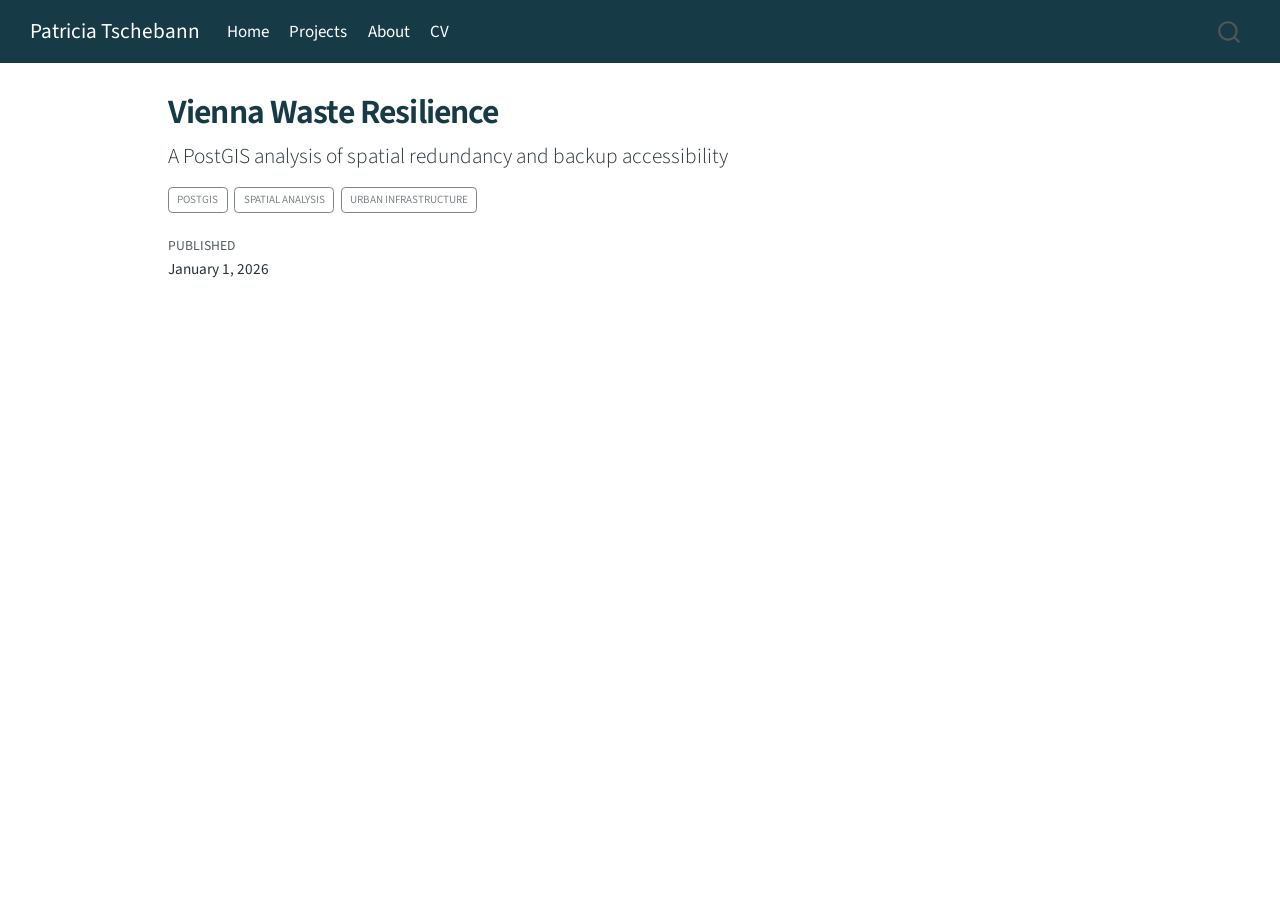
<file: projects/vienna-waste-resilience.html>
<!DOCTYPE html>
<html xmlns="http://www.w3.org/1999/xhtml" lang="en" xml:lang="en"><head>

<meta charset="utf-8">
<meta name="generator" content="quarto-1.10.18">

<meta name="viewport" content="width=device-width, initial-scale=1.0, user-scalable=yes">

<meta name="dcterms.date" content="2026-01-01">

<title>Vienna Waste Resilience – Patricia Tschebann</title>
<style>
/* Default styles provided by pandoc.
** See https://pandoc.org/MANUAL.html#variables-for-html for config info.
*/
span.smallcaps{font-variant: small-caps;}
div.columns{display: flex; gap: 1.5em;}
div.column{flex: auto;}
@media screen {
div.columns{gap: min(4vw, 1.5em);}
div.column{overflow-x: auto;}
}
div.hanging-indent{margin-left: 1.5em; text-indent: -1.5em;}
ul.task-list{list-style: none;}
ul.task-list li input[type="checkbox"] {
  width: 0.8em;
  margin: 0 0.8em 0.2em -1em; /* quarto-specific, see https://github.com/quarto-dev/quarto-cli/issues/4556 */ 
  vertical-align: middle;
}
</style>


<script src="../site_libs/quarto-nav/quarto-nav.js"></script>
<script src="../site_libs/quarto-nav/headroom.min.js"></script>
<script src="../site_libs/clipboard/clipboard.min.js"></script>
<script src="../site_libs/quarto-search/autocomplete.umd.js"></script>
<script src="../site_libs/quarto-search/fuse.min.js"></script>
<script src="../site_libs/quarto-search/quarto-search.js"></script>
<meta name="quarto:offset" content="../">
<script src="../site_libs/quarto-html/quarto.js" type="module"></script>
<script src="../site_libs/quarto-html/tabsets/tabsets.js" type="module"></script>
<script src="../site_libs/quarto-html/popper.min.js"></script>
<script src="../site_libs/quarto-html/tippy.umd.min.js"></script>
<script src="../site_libs/quarto-html/anchor.min.js"></script>
<link href="../site_libs/quarto-html/tippy.css" rel="stylesheet">
<link href="../site_libs/quarto-html/quarto-syntax-highlighting-64a204ab8560d761af7679ceaba22944.css" rel="stylesheet" id="quarto-text-highlighting-styles">
<script src="../site_libs/bootstrap/bootstrap.min.js"></script>
<link href="../site_libs/bootstrap/bootstrap-icons.css" rel="stylesheet">
<link href="../site_libs/bootstrap/bootstrap-445b8638c3d06994fee0907d791121c4.min.css" rel="stylesheet" append-hash="true" id="quarto-bootstrap" data-mode="light">
<script id="quarto-search-options" type="application/json">{
  "location": "navbar",
  "copy-button": false,
  "collapse-after": 3,
  "panel-placement": "end",
  "type": "overlay",
  "limit": 50,
  "keyboard-shortcut": [
    "f",
    "/",
    "s"
  ],
  "show-item-context": false,
  "language": {
    "search-no-results-text": "No results",
    "search-matching-documents-text": "matching documents",
    "search-copy-link-title": "Copy link to search",
    "search-hide-matches-text": "Hide additional matches",
    "search-more-match-text": "more match in this document",
    "search-more-matches-text": "more matches in this document",
    "search-clear-button-title": "Clear",
    "search-text-placeholder": "",
    "search-detached-cancel-button-title": "Cancel",
    "search-submit-button-title": "Submit",
    "search-label": "Search"
  }
}</script>


<link rel="stylesheet" href="../styles.css">
</head>

<body class="nav-fixed quarto-light">

<div id="quarto-search-results"></div>
  <header id="quarto-header" class="headroom fixed-top">
    <nav class="navbar navbar-expand-lg " data-bs-theme="dark">
      <div class="navbar-container container-fluid">
      <div class="navbar-brand-container mx-auto">
    <a class="navbar-brand" href="../index.html">
    <span class="navbar-title">Patricia Tschebann</span>
    </a>
  </div>
            <div id="quarto-search" class="" title="Search"></div>
          <button class="navbar-toggler" type="button" data-bs-toggle="collapse" data-bs-target="#navbarCollapse" aria-controls="navbarCollapse" role="menu" aria-expanded="false" aria-label="Toggle navigation" onclick="if (window.quartoToggleHeadroom) { window.quartoToggleHeadroom(); }">
  <span class="navbar-toggler-icon"></span>
</button>
          <div class="collapse navbar-collapse" id="navbarCollapse">
            <ul class="navbar-nav navbar-nav-scroll me-auto">
  <li class="nav-item">
    <a class="nav-link" href="../index.html"> 
<span class="menu-text">Home</span></a>
  </li>  
  <li class="nav-item">
    <a class="nav-link" href="../projects.html"> 
<span class="menu-text">Projects</span></a>
  </li>  
  <li class="nav-item">
    <a class="nav-link" href="../about.html"> 
<span class="menu-text">About</span></a>
  </li>  
  <li class="nav-item">
    <a class="nav-link" href="../cv.html"> 
<span class="menu-text">CV</span></a>
  </li>  
</ul>
          </div> <!-- /navcollapse -->
            <div class="quarto-navbar-tools">
</div>
      </div> <!-- /container-fluid -->
    </nav>
</header>
<!-- content -->
<div id="quarto-content" class="quarto-container page-columns page-rows-contents page-layout-article page-navbar">
<!-- sidebar -->
<!-- margin-sidebar -->
    <div id="quarto-margin-sidebar" class="sidebar margin-sidebar zindex-bottom">
        
    </div>
<!-- main -->
<main class="content" id="quarto-document-content">

<header id="title-block-header" class="quarto-title-block default">
<div class="quarto-title">
<h1 class="title">Vienna Waste Resilience</h1>
<p class="subtitle lead">A PostGIS analysis of spatial redundancy and backup accessibility</p>
  <div class="quarto-categories">
    <div class="quarto-category">PostGIS</div>
    <div class="quarto-category">Spatial Analysis</div>
    <div class="quarto-category">Urban Infrastructure</div>
  </div>
  </div>



<div class="quarto-title-meta">

    
    <div>
    <div class="quarto-title-meta-heading">Published</div>
    <div class="quarto-title-meta-contents">
      <p class="date">January 1, 2026</p>
    </div>
  </div>
  
    
  </div>
  


</header>





</main> <!-- /main -->
<script id="quarto-html-after-body" type="application/javascript">
  window.document.addEventListener("DOMContentLoaded", function (event) {
    const icon = "";
    const anchorJS = new window.AnchorJS();
    anchorJS.options = {
      placement: 'right',
      icon: icon
    };
    anchorJS.add('.anchored');
    const isCodeAnnotation = (el) => {
      for (const clz of el.classList) {
        if (clz.startsWith('code-annotation-')) {                     
          return true;
        }
      }
      return false;
    }
    const onCopySuccess = function(e) {
      // button target
      const button = e.trigger;
      // don't keep focus
      button.blur();
      // flash "checked"
      button.classList.add('code-copy-button-checked');
      var currentTitle = button.getAttribute("title");
      button.setAttribute("title", "Copied!");
      let tooltip;
      if (window.bootstrap) {
        button.setAttribute("data-bs-toggle", "tooltip");
        button.setAttribute("data-bs-placement", "left");
        button.setAttribute("data-bs-title", "Copied!");
        tooltip = new bootstrap.Tooltip(button, 
          { trigger: "manual", 
            customClass: "code-copy-button-tooltip",
            offset: [0, -8]});
        tooltip.show();    
      }
      setTimeout(function() {
        if (tooltip) {
          tooltip.hide();
          button.removeAttribute("data-bs-title");
          button.removeAttribute("data-bs-toggle");
          button.removeAttribute("data-bs-placement");
        }
        button.setAttribute("title", currentTitle);
        button.classList.remove('code-copy-button-checked');
      }, 1000);
      // clear code selection
      e.clearSelection();
    }
    const getTextToCopy = function(trigger) {
      const outerScaffold = trigger.parentElement.cloneNode(true);
      const codeEl = outerScaffold.querySelector('code');
      for (const childEl of codeEl.children) {
        if (isCodeAnnotation(childEl)) {
          childEl.remove();
        }
      }
      return codeEl.innerText;
    }
    const clipboard = new window.ClipboardJS('.code-copy-button:not([data-in-quarto-modal])', {
      text: getTextToCopy
    });
    clipboard.on('success', onCopySuccess);
    if (window.document.getElementById('quarto-embedded-source-code-modal')) {
      const clipboardModal = new window.ClipboardJS('.code-copy-button[data-in-quarto-modal]', {
        text: getTextToCopy,
        container: window.document.getElementById('quarto-embedded-source-code-modal')
      });
      clipboardModal.on('success', onCopySuccess);
    }
      var localhostRegex = new RegExp(/^(?:http|https):\/\/localhost\:?[0-9]*\//);
      var mailtoRegex = new RegExp(/^mailto:/);
        var filterRegex = new RegExp("https:\/\/ptschebann\.github\.io\/");
      var isInternal = (href) => {
          return filterRegex.test(href) || localhostRegex.test(href) || mailtoRegex.test(href);
      }
      // Inspect non-navigation links and adorn them if external
     var links = window.document.querySelectorAll('a[href]:not(.nav-link):not(.navbar-brand):not(.toc-action):not(.sidebar-link):not(.sidebar-item-toggle):not(.pagination-link):not(.no-external):not([aria-hidden]):not(.dropdown-item):not(.quarto-navigation-tool):not(.about-link)');
      for (var i=0; i<links.length; i++) {
        const link = links[i];
        if (!isInternal(link.href)) {
          // undo the damage that might have been done by quarto-nav.js in the case of
          // links that we want to consider external
          if (link.dataset.originalHref !== undefined) {
            link.href = link.dataset.originalHref;
          }
        }
      }
    function tippyHover(el, contentFn, onTriggerFn, onUntriggerFn) {
      const config = {
        allowHTML: true,
        maxWidth: 500,
        delay: 100,
        arrow: false,
        appendTo: function(el) {
            return el.parentElement;
        },
        interactive: true,
        interactiveBorder: 10,
        theme: 'quarto',
        placement: 'bottom-start',
      };
      if (contentFn) {
        config.content = contentFn;
      }
      if (onTriggerFn) {
        config.onTrigger = onTriggerFn;
      }
      if (onUntriggerFn) {
        config.onUntrigger = onUntriggerFn;
      }
      window.tippy(el, config); 
    }
    const noterefs = window.document.querySelectorAll('a[role="doc-noteref"]');
    for (var i=0; i<noterefs.length; i++) {
      const ref = noterefs[i];
      tippyHover(ref, function() {
        // use id or data attribute instead here
        let href = ref.getAttribute('data-footnote-href') || ref.getAttribute('href');
        try { href = new URL(href).hash; } catch {}
        const id = href.replace(/^#\/?/, "");
        const note = window.document.getElementById(id);
        if (note) {
          return note.innerHTML;
        } else {
          return "";
        }
      });
    }
    const xrefs = window.document.querySelectorAll('a.quarto-xref');
    const processXRef = (id, note) => {
      // Strip column container classes
      const stripColumnClz = (el) => {
        el.classList.remove("page-full", "page-columns");
        if (el.children) {
          for (const child of el.children) {
            stripColumnClz(child);
          }
        }
      }
      stripColumnClz(note)
      if (id === null || id.startsWith('sec-')) {
        // Special case sections, only their first couple elements
        const container = document.createElement("div");
        if (note.children && note.children.length > 2) {
          container.appendChild(note.children[0].cloneNode(true));
          for (let i = 1; i < note.children.length; i++) {
            const child = note.children[i];
            if (child.tagName === "P" && child.innerText === "") {
              continue;
            } else {
              container.appendChild(child.cloneNode(true));
              break;
            }
          }
          if (window.Quarto?.typesetMath) {
            window.Quarto.typesetMath(container);
          }
          return container.innerHTML
        } else {
          if (window.Quarto?.typesetMath) {
            window.Quarto.typesetMath(note);
          }
          return note.innerHTML;
        }
      } else {
        // Remove any anchor links if they are present
        const anchorLink = note.querySelector('a.anchorjs-link');
        if (anchorLink) {
          anchorLink.remove();
        }
        if (window.Quarto?.typesetMath) {
          window.Quarto.typesetMath(note);
        }
        if (note.classList.contains("callout")) {
          return note.outerHTML;
        } else {
          return note.innerHTML;
        }
      }
    }
    for (var i=0; i<xrefs.length; i++) {
      const xref = xrefs[i];
      tippyHover(xref, undefined, function(instance) {
        instance.disable();
        let url = xref.getAttribute('href');
        let hash = undefined; 
        if (url.startsWith('#')) {
          hash = url;
        } else {
          try { hash = new URL(url).hash; } catch {}
        }
        if (hash) {
          const id = hash.replace(/^#\/?/, "");
          const note = window.document.getElementById(id);
          if (note !== null) {
            try {
              const html = processXRef(id, note.cloneNode(true));
              instance.setContent(html);
            } finally {
              instance.enable();
              instance.show();
            }
          } else {
            // See if we can fetch this
            fetch(url.split('#')[0])
            .then(res => res.text())
            .then(html => {
              const parser = new DOMParser();
              const htmlDoc = parser.parseFromString(html, "text/html");
              const note = htmlDoc.getElementById(id);
              if (note !== null) {
                const html = processXRef(id, note);
                instance.setContent(html);
              } 
            }).finally(() => {
              instance.enable();
              instance.show();
            });
          }
        } else {
          // See if we can fetch a full url (with no hash to target)
          // This is a special case and we should probably do some content thinning / targeting
          fetch(url)
          .then(res => res.text())
          .then(html => {
            const parser = new DOMParser();
            const htmlDoc = parser.parseFromString(html, "text/html");
            const note = htmlDoc.querySelector('main.content');
            if (note !== null) {
              // This should only happen for chapter cross references
              // (since there is no id in the URL)
              // remove the first header
              if (note.children.length > 0 && note.children[0].tagName === "HEADER") {
                note.children[0].remove();
              }
              const html = processXRef(null, note);
              instance.setContent(html);
            } 
          }).finally(() => {
            instance.enable();
            instance.show();
          });
        }
      }, function(instance) {
      });
    }
        let selectedAnnoteEl;
        const selectorForAnnotation = ( cell, annotation) => {
          let cellAttr = 'data-code-cell="' + cell + '"';
          let lineAttr = 'data-code-annotation="' +  annotation + '"';
          const selector = 'span[' + cellAttr + '][' + lineAttr + ']';
          return selector;
        }
        const selectCodeLines = (annoteEl) => {
          const doc = window.document;
          const targetCell = annoteEl.getAttribute("data-target-cell");
          const targetAnnotation = annoteEl.getAttribute("data-target-annotation");
          const annoteSpan = window.document.querySelector(selectorForAnnotation(targetCell, targetAnnotation));
          const lines = annoteSpan.getAttribute("data-code-lines").split(",");
          const lineIds = lines.map((line) => {
            return targetCell + "-" + line;
          })
          let top = null;
          let height = null;
          let parent = null;
          if (lineIds.length > 0) {
              //compute the position of the single el (top and bottom and make a div)
              const el = window.document.getElementById(lineIds[0]);
              top = el.offsetTop;
              height = el.offsetHeight;
              parent = el.parentElement.parentElement;
            if (lineIds.length > 1) {
              const lastEl = window.document.getElementById(lineIds[lineIds.length - 1]);
              const bottom = lastEl.offsetTop + lastEl.offsetHeight;
              height = bottom - top;
            }
            if (top !== null && height !== null && parent !== null) {
              // cook up a div (if necessary) and position it 
              let div = window.document.getElementById("code-annotation-line-highlight");
              if (div === null) {
                div = window.document.createElement("div");
                div.setAttribute("id", "code-annotation-line-highlight");
                div.style.position = 'absolute';
                parent.appendChild(div);
              }
              div.style.top = top - 2 + "px";
              div.style.height = height + 4 + "px";
              div.style.left = 0;
              let gutterDiv = window.document.getElementById("code-annotation-line-highlight-gutter");
              if (gutterDiv === null) {
                gutterDiv = window.document.createElement("div");
                gutterDiv.setAttribute("id", "code-annotation-line-highlight-gutter");
                gutterDiv.style.position = 'absolute';
                const codeCell = window.document.getElementById(targetCell);
                const gutter = codeCell.querySelector('.code-annotation-gutter');
                gutter.appendChild(gutterDiv);
              }
              gutterDiv.style.top = top - 2 + "px";
              gutterDiv.style.height = height + 4 + "px";
            }
            selectedAnnoteEl = annoteEl;
          }
        };
        const unselectCodeLines = () => {
          const elementsIds = ["code-annotation-line-highlight", "code-annotation-line-highlight-gutter"];
          elementsIds.forEach((elId) => {
            const div = window.document.getElementById(elId);
            if (div) {
              div.remove();
            }
          });
          selectedAnnoteEl = undefined;
        };
          // Handle positioning of the toggle
      window.addEventListener(
        "resize",
        throttle(() => {
          elRect = undefined;
          if (selectedAnnoteEl) {
            selectCodeLines(selectedAnnoteEl);
          }
        }, 10)
      );
      function throttle(fn, ms) {
      let throttle = false;
      let timer;
        return (...args) => {
          if(!throttle) { // first call gets through
              fn.apply(this, args);
              throttle = true;
          } else { // all the others get throttled
              if(timer) clearTimeout(timer); // cancel #2
              timer = setTimeout(() => {
                fn.apply(this, args);
                timer = throttle = false;
              }, ms);
          }
        };
      }
        // Attach click handler to the DT
        const annoteDls = window.document.querySelectorAll('dt[data-target-cell]');
        for (const annoteDlNode of annoteDls) {
          annoteDlNode.addEventListener('click', (event) => {
            const clickedEl = event.target;
            if (clickedEl !== selectedAnnoteEl) {
              unselectCodeLines();
              const activeEl = window.document.querySelector('dt[data-target-cell].code-annotation-active');
              if (activeEl) {
                activeEl.classList.remove('code-annotation-active');
              }
              selectCodeLines(clickedEl);
              clickedEl.classList.add('code-annotation-active');
            } else {
              // Unselect the line
              unselectCodeLines();
              clickedEl.classList.remove('code-annotation-active');
            }
          });
        }
    const findCites = (el) => {
      const parentEl = el.parentElement;
      if (parentEl) {
        const cites = parentEl.dataset.cites;
        if (cites) {
          return {
            el,
            cites: cites.split(' ')
          };
        } else {
          return findCites(el.parentElement)
        }
      } else {
        return undefined;
      }
    };
    var bibliorefs = window.document.querySelectorAll('a[role="doc-biblioref"]');
    for (var i=0; i<bibliorefs.length; i++) {
      const ref = bibliorefs[i];
      const citeInfo = findCites(ref);
      if (citeInfo) {
        tippyHover(citeInfo.el, function() {
          var popup = window.document.createElement('div');
          citeInfo.cites.forEach(function(cite) {
            var citeDiv = window.document.createElement('div');
            citeDiv.classList.add('hanging-indent');
            citeDiv.classList.add('csl-entry');
            var biblioDiv = window.document.getElementById('ref-' + cite);
            if (biblioDiv) {
              citeDiv.innerHTML = biblioDiv.innerHTML;
            }
            popup.appendChild(citeDiv);
          });
          return popup.innerHTML;
        });
      }
    }
  });
  </script>
</div> <!-- /content -->




</body></html>
</file>
<file: site_libs/quarto-html/tippy.css>
.tippy-box[data-animation=fade][data-state=hidden]{opacity:0}[data-tippy-root]{max-width:calc(100vw - 10px)}.tippy-box{position:relative;background-color:#333;color:#fff;border-radius:4px;font-size:14px;line-height:1.4;white-space:normal;outline:0;transition-property:transform,visibility,opacity}.tippy-box[data-placement^=top]>.tippy-arrow{bottom:0}.tippy-box[data-placement^=top]>.tippy-arrow:before{bottom:-7px;left:0;border-width:8px 8px 0;border-top-color:initial;transform-origin:center top}.tippy-box[data-placement^=bottom]>.tippy-arrow{top:0}.tippy-box[data-placement^=bottom]>.tippy-arrow:before{top:-7px;left:0;border-width:0 8px 8px;border-bottom-color:initial;transform-origin:center bottom}.tippy-box[data-placement^=left]>.tippy-arrow{right:0}.tippy-box[data-placement^=left]>.tippy-arrow:before{border-width:8px 0 8px 8px;border-left-color:initial;right:-7px;transform-origin:center left}.tippy-box[data-placement^=right]>.tippy-arrow{left:0}.tippy-box[data-placement^=right]>.tippy-arrow:before{left:-7px;border-width:8px 8px 8px 0;border-right-color:initial;transform-origin:center right}.tippy-box[data-inertia][data-state=visible]{transition-timing-function:cubic-bezier(.54,1.5,.38,1.11)}.tippy-arrow{width:16px;height:16px;color:#333}.tippy-arrow:before{content:"";position:absolute;border-color:transparent;border-style:solid}.tippy-content{position:relative;padding:5px 9px;z-index:1}
</file>
<file: site_libs/quarto-html/quarto-syntax-highlighting-64a204ab8560d761af7679ceaba22944.css>
/* quarto syntax highlight colors */
:root {
  --quarto-hl-ot-color: #003B4F;
  --quarto-hl-at-color: #657422;
  --quarto-hl-ss-color: #20794D;
  --quarto-hl-an-color: #5E5E5E;
  --quarto-hl-fu-color: #4758AB;
  --quarto-hl-st-color: #20794D;
  --quarto-hl-cf-color: #003B4F;
  --quarto-hl-op-color: #5E5E5E;
  --quarto-hl-er-color: #AD0000;
  --quarto-hl-bn-color: #AD0000;
  --quarto-hl-al-color: #AD0000;
  --quarto-hl-va-color: #111111;
  --quarto-hl-bu-color: inherit;
  --quarto-hl-ex-color: inherit;
  --quarto-hl-pp-color: #AD0000;
  --quarto-hl-in-color: #5E5E5E;
  --quarto-hl-vs-color: #20794D;
  --quarto-hl-wa-color: #5E5E5E;
  --quarto-hl-do-color: #5E5E5E;
  --quarto-hl-im-color: #00769E;
  --quarto-hl-ch-color: #20794D;
  --quarto-hl-dt-color: #AD0000;
  --quarto-hl-fl-color: #AD0000;
  --quarto-hl-co-color: #5E5E5E;
  --quarto-hl-cv-color: #5E5E5E;
  --quarto-hl-cn-color: #8f5902;
  --quarto-hl-sc-color: #5E5E5E;
  --quarto-hl-dv-color: #AD0000;
  --quarto-hl-kw-color: #003B4F;
}

/* other quarto variables */
:root {
  --quarto-font-monospace: SFMono-Regular, Menlo, Monaco, Consolas, "Liberation Mono", "Courier New", monospace;
}

/* syntax highlight based on Pandoc's rules */
pre > code.sourceCode > span {
  color: #003B4F;
}

code.sourceCode > span {
  color: #003B4F;
}

div.sourceCode,
div.sourceCode pre.sourceCode {
  color: #003B4F;
}

/* Normal */
code span {
  color: #003B4F;
}

/* Alert */
code span.al {
  color: #AD0000;
  font-style: inherit;
}

/* Annotation */
code span.an {
  color: #5E5E5E;
  font-style: inherit;
}

/* Attribute */
code span.at {
  color: #657422;
  font-style: inherit;
}

/* BaseN */
code span.bn {
  color: #AD0000;
  font-style: inherit;
}

/* BuiltIn */
code span.bu {
  font-style: inherit;
}

/* ControlFlow */
code span.cf {
  color: #003B4F;
  font-weight: bold;
  font-style: inherit;
}

/* Char */
code span.ch {
  color: #20794D;
  font-style: inherit;
}

/* Constant */
code span.cn {
  color: #8f5902;
  font-style: inherit;
}

/* Comment */
code span.co {
  color: #5E5E5E;
  font-style: inherit;
}

/* CommentVar */
code span.cv {
  color: #5E5E5E;
  font-style: italic;
}

/* Documentation */
code span.do {
  color: #5E5E5E;
  font-style: italic;
}

/* DataType */
code span.dt {
  color: #AD0000;
  font-style: inherit;
}

/* DecVal */
code span.dv {
  color: #AD0000;
  font-style: inherit;
}

/* Error */
code span.er {
  color: #AD0000;
  font-style: inherit;
}

/* Extension */
code span.ex {
  font-style: inherit;
}

/* Float */
code span.fl {
  color: #AD0000;
  font-style: inherit;
}

/* Function */
code span.fu {
  color: #4758AB;
  font-style: inherit;
}

/* Import */
code span.im {
  color: #00769E;
  font-style: inherit;
}

/* Information */
code span.in {
  color: #5E5E5E;
  font-style: inherit;
}

/* Keyword */
code span.kw {
  color: #003B4F;
  font-weight: bold;
  font-style: inherit;
}

/* Operator */
code span.op {
  color: #5E5E5E;
  font-style: inherit;
}

/* Other */
code span.ot {
  color: #003B4F;
  font-style: inherit;
}

/* Preprocessor */
code span.pp {
  color: #AD0000;
  font-style: inherit;
}

/* SpecialChar */
code span.sc {
  color: #5E5E5E;
  font-style: inherit;
}

/* SpecialString */
code span.ss {
  color: #20794D;
  font-style: inherit;
}

/* String */
code span.st {
  color: #20794D;
  font-style: inherit;
}

/* Variable */
code span.va {
  color: #111111;
  font-style: inherit;
}

/* VerbatimString */
code span.vs {
  color: #20794D;
  font-style: inherit;
}

/* Warning */
code span.wa {
  color: #5E5E5E;
  font-style: italic;
}

.prevent-inlining {
  content: "</";
}

/*# sourceMappingURL=9d8d5bb603a83b8298b89080a598c93b.css.map */
</file>
<file: styles.css>
/* Colour system */
:root {
  --portfolio-dark: #173b46;
  --portfolio-teal: #318a96;
  --portfolio-orange: #d9822b;
  --portfolio-light: #f5f4ef;
  --portfolio-text: #263238;
}

/* General typography */
body {
  color: var(--portfolio-text);
  line-height: 1.65;
}

h1,
h2,
h3 {
  color: var(--portfolio-dark);
  font-weight: 650;
}

h1 {
  letter-spacing: -0.025em;
}

a {
  color: var(--portfolio-teal);
}

/* Navigation */
.navbar {
  background-color: var(--portfolio-dark);
}

.navbar-brand,
.navbar-nav .nav-link {
  color: white !important;
}

.navbar-nav .nav-link:hover {
  color: #d9eef0 !important;
}

/* Buttons */
.btn-primary {
  background-color: var(--portfolio-teal);
  border-color: var(--portfolio-teal);
}

.btn-primary:hover {
  background-color: var(--portfolio-dark);
  border-color: var(--portfolio-dark);
}

.btn-outline-secondary {
  color: var(--portfolio-dark);
  border-color: var(--portfolio-dark);
}

/* Project cards */
.card {
  border: 0;
  border-radius: 8px;
  overflow: hidden;
  box-shadow: 0 4px 18px rgba(23, 59, 70, 0.1);
  transition: transform 0.2s ease, box-shadow 0.2s ease;
}

.card:hover {
  transform: translateY(-3px);
  box-shadow: 0 8px 24px rgba(23, 59, 70, 0.16);
}

/* Page elements */
.quarto-title-banner {
  background-color: var(--portfolio-light);
}

img {
  border-radius: 4px;
}
/* Homepage hero */
.hero-section {
  padding: 3rem 5vw 3.5re,;
  margin-bottom: 4rem;
  background:
    linear-gradient(135deg, #eef5f4 0%, #f8f6ef 100%);
  border-radius: 0 0 24px 24px;
}

.hero-section h1 {
  margin-top: 0.4rem;
  margin-bottom: 0.8rem;
  font-size: clamp(3rem, 5.2vw, 4.8rem);
  line-height: 1;
}

.hero-section h2 {
  max-width: 700px;
  margin-bottom: 1.5rem;
  font-size: clamp(1.5rem, 3vw, 2.3rem);
  font-weight: 450;
}

.eyebrow {
  color: var(--portfolio-orange);
  font-size: 0.85rem;
  font-weight: 700;
  letter-spacing: 0.12em;
  text-transform: uppercase;
}

.hero-map {
  width: 100%;
  margin-top: 1rem;
  border-radius: 10px;
  box-shadow: 0 12px 32px rgba(23, 59, 70, 0.18);
}

.content-section {
  max-width: 1200px;
  margin: 0 auto;
  padding: 0 4vw 4rem;
}

.focus-card {
  padding: 1.5rem;
  border-top: 4px solid var(--portfolio-teal);
  border-radius: 6px;
  background-color: white;
  box-shadow: 0 4px 18px rgba(23, 59, 70, 0.08);
}

.focus-card h3 {
  margin-top: 0;
}

/* Mobile layout */
@media (max-width: 768px) {
  .hero-section {
    padding: 2rem 1.25rem 2.5rem;
    margin-bottom: 2.5rem;
    border-radius: 0 0 16px 16px;
  }

  .eyebrow {
    font-size: 0.75rem;
    line-height: 1.5;
    letter-spacing: 0.08em;
  }

  .hero-section h1 {
    font-size: clamp(3rem, 13vw, 4.25rem);
    line-height: 0.96;
  }

  .hero-section h2 {
    font-size: 1.7rem;
    line-height: 1.25;
  }

  .hero-section p:not(.eyebrow) {
    font-size: 1rem;
  }

  .hero-section .btn {
    display: block;
    width: 100%;
    margin: 0 0 0.75rem;
  }

  .hero-map {
    margin-top: 2rem;
  }

  .content-section {
    padding: 0 1.25rem 3rem;
  }

  .focus-card {
    margin-bottom: 1rem;
  }
}
</file>
